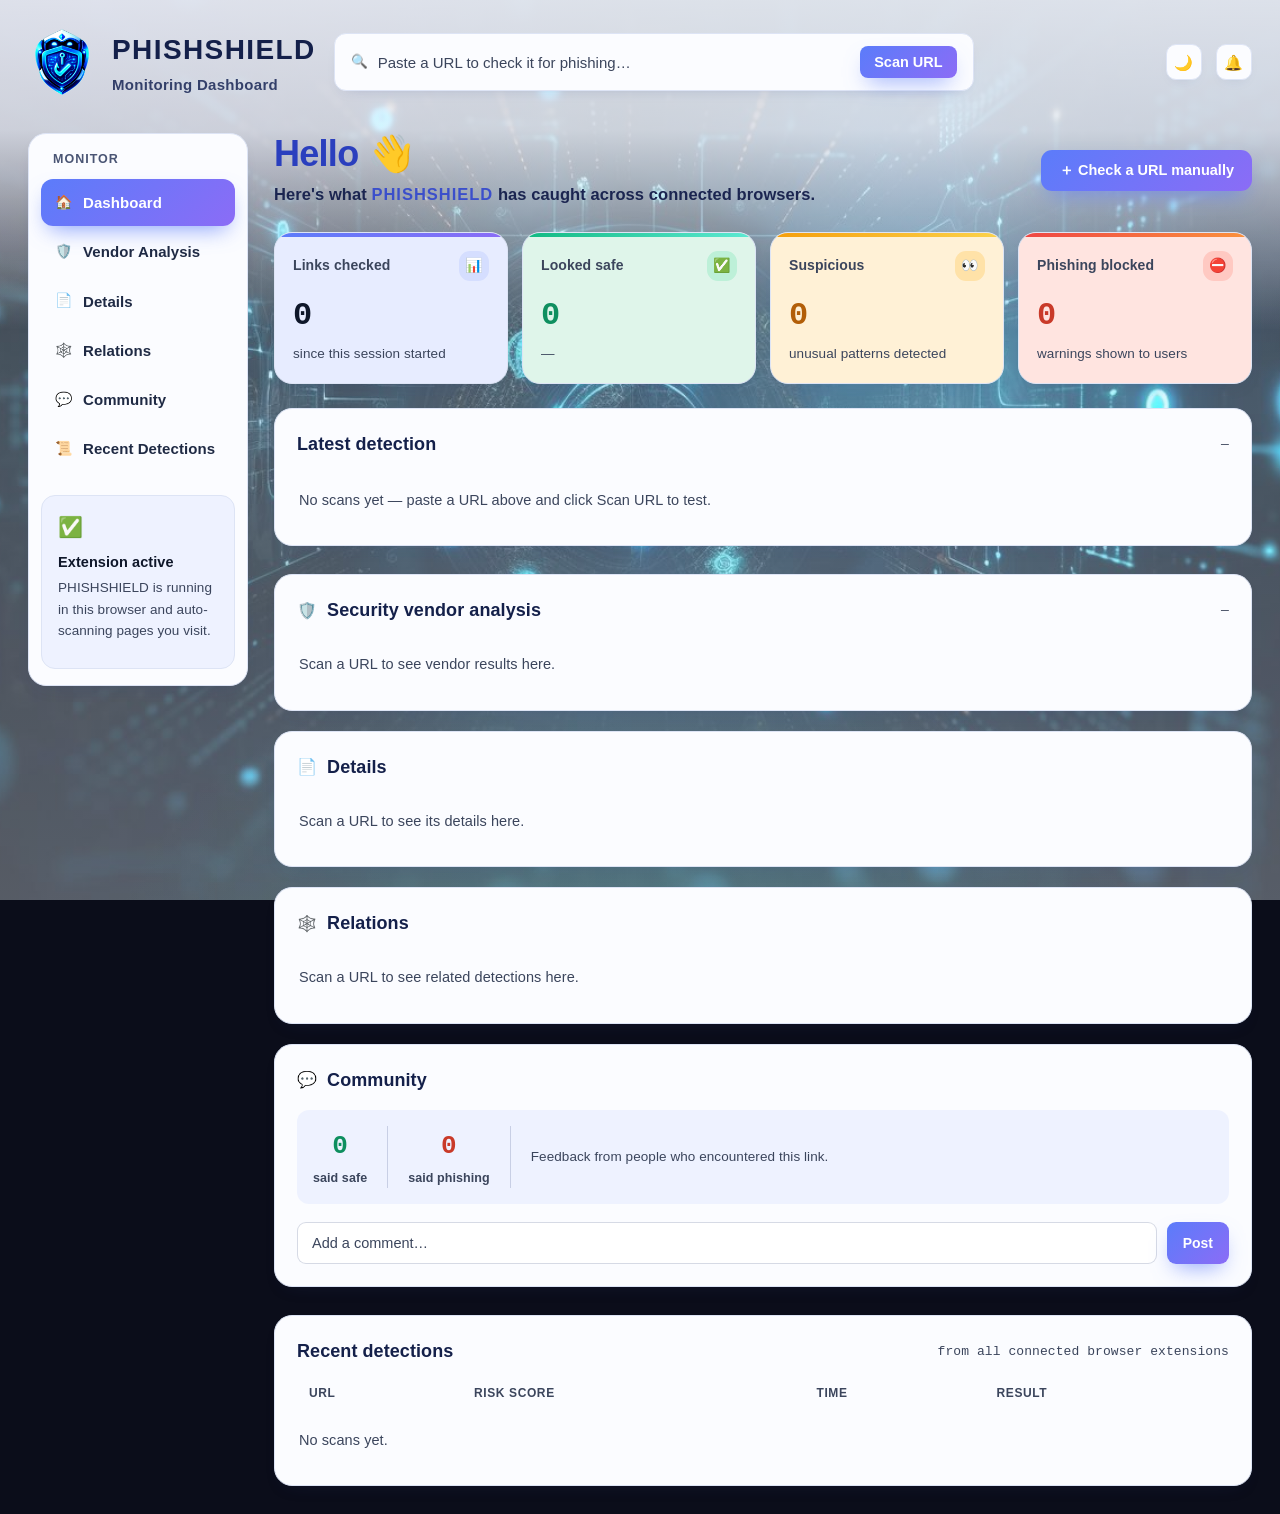
<file: public/index.html>
<!DOCTYPE html>
<html lang="en">
<head>
<meta charset="UTF-8">
<meta name="viewport" content="width=device-width, initial-scale=1">
<title>PhishShield — Monitoring Dashboard</title>
<link rel="icon" type="image/png" href="icons/icon48.png">
<style>
  :root{
    --bg: #F7F8FB;
    --panel: #FFFFFF;
    --panel-soft: #F1F3F8;
    --line: #E6E9F0;
    --text: #23262E;
    --text-dim: #8A90A0;
    --safe: #1FAE7A;
    --safe-bg: #E7F9F1;
    --warn: #E08A1E;
    --warn-bg: #FDF2E0;
    --danger: #E0503E;
    --danger-bg: #FCEAE7;
    --accent: #4C6FE0;
    --accent-bg: #EAEFFD;
    --sans: 'Inter', -apple-system, 'Segoe UI', sans-serif;
    --mono: 'JetBrains Mono', 'SF Mono', Consolas, monospace;
    --shadow: 0 1px 2px rgba(30,34,50,0.04), 0 8px 24px -12px rgba(30,34,50,0.10);
  }
  body.dark{
    --bg: #12131A;
    --panel: #1B1D27;
    --panel-soft: #23252F;
    --line: #2C2F3B;
    --text: #ECEDF3;
    --text-dim: #8B90A3;
    --safe: #3ECF8E;
    --safe-bg: #103826;
    --warn: #F2A93C;
    --warn-bg: #3A2A0E;
    --danger: #FF6B7A;
    --danger-bg: #3A151C;
    --accent: #7C8CF8;
    --accent-bg: #232A4D;
    --shadow: 0 1px 2px rgba(0,0,0,0.2), 0 8px 24px -12px rgba(0,0,0,0.5);
  }
  *{box-sizing:border-box; margin:0; padding:0;}
  body{
    background: var(--bg);
    color: var(--text);
    font-family: var(--sans);
    min-height:100vh;
    padding: 28px;
    -webkit-font-smoothing: antialiased;
    transition: background .2s ease, color .2s ease;
  }
  a{color:inherit;}

  .topbar{
    display:grid;
    grid-template-columns: 1fr minmax(0, 640px) 1fr;
    align-items:center;
    gap:18px;
    margin-bottom:36px;
  }
  .topbar .logo{ justify-self:start; }
  .logo{ display:flex; align-items:center; gap:10px; font-weight:800; font-size:16px; letter-spacing:-0.01em; white-space:nowrap; }

  /* Logo mark: shows your logo.png at full size, no gradient box behind it */
  .logo .mark{
    width:44px; height:44px; border-radius:10px;
    background:none;
    box-shadow:none;
    display:flex; align-items:center; justify-content:center;
    overflow:hidden;
    flex-shrink:0;
  }
  .logo .mark img{
    width:100%; height:100%;
    object-fit:contain;
    padding:0;
    display:block;
  }
  .logo .sub{ font-size:10.5px; font-weight:600; color:var(--text-dim); margin-top:-2px; }

  .search{
    width:100%; display:flex; align-items:center; gap:10px;
    background: var(--panel); border:1.5px solid var(--line); border-radius:12px;
    padding:12px 16px; font-size:13.5px; color: var(--text-dim); box-shadow: var(--shadow);
  }
  .search:focus-within{ border-color: var(--accent); }
  .search input{ flex:1; background:none; border:none; outline:none; color: var(--text); font-size:13.5px; font-family: var(--sans); }
  .search input::placeholder{ color: var(--text-dim); }
  .search button{
    background: var(--accent); color:#fff; border:none; border-radius:8px;
    padding:8px 14px; font-size:12.5px; font-weight:700; cursor:pointer;
  }
  .search button:disabled{ opacity:.6; cursor:default; }
  .topbar-right{ display:flex; align-items:center; gap:14px; justify-self:end; }
  .icon-btn{
    width:36px; height:36px; border-radius:10px; background:var(--panel); border:1.5px solid var(--line);
    display:flex; align-items:center; justify-content:center; font-size:15px; cursor:pointer; box-shadow: var(--shadow);
  }
  .avatar{
    width:36px; height:36px; border-radius:50%; background: linear-gradient(135deg,#6C8CF5,#4C6FE0);
    display:flex; align-items:center; justify-content:center; font-family:var(--mono); font-size:11px; font-weight:700; color:#fff;
  }

  .notif-wrap{ position:relative; }
  #notif-bell{ position:relative; }
  .notif-badge{
    position:absolute; top:-4px; right:-4px; min-width:16px; height:16px; padding:0 4px;
    border-radius:8px; background:var(--danger); color:#fff; font-size:9.5px; font-weight:800;
    display:flex; align-items:center; justify-content:center; line-height:1; box-shadow:0 0 0 2px var(--panel);
  }
  .notif-dropdown{
    display:none; position:absolute; top:44px; right:0; width:300px; max-height:380px; overflow-y:auto;
    background:var(--panel); border:1px solid var(--line); border-radius:14px; box-shadow:var(--shadow);
    z-index:50; padding:8px;
  }
  .notif-dropdown.open{ display:block; }
  .notif-hd{ font-size:10.5px; font-weight:800; color:var(--text-dim); text-transform:uppercase; letter-spacing:.05em; padding:6px 8px 10px 8px; }
  .notif-item{ display:flex; gap:10px; align-items:flex-start; padding:8px; border-radius:10px; cursor:pointer; }
  .notif-item:hover{ background:var(--panel-soft); }
  .notif-dot{ width:8px; height:8px; border-radius:50%; margin-top:5px; flex-shrink:0; }
  .notif-dot.safe{ background:var(--safe); }
  .notif-dot.warn{ background:var(--warn); }
  .notif-dot.danger{ background:var(--danger); }
  .notif-body{ min-width:0; }
  .notif-url{ font-family:var(--mono); font-size:11.5px; word-break:break-all; color:var(--text); }
  .notif-meta{ font-size:10.5px; color:var(--text-dim); margin-top:2px; }

  .layout{ display:grid; grid-template-columns: 220px 1fr; gap:26px; }

  .nav{ display:flex; flex-direction:column; gap:2px; }
  .nav-label{ font-size:10.5px; text-transform:uppercase; letter-spacing:0.09em; color: var(--text-dim); margin: 16px 0 8px 12px; font-weight:700; }
  .nav-label:first-child{ margin-top:0; }
  .nav-item{ display:flex; align-items:center; gap:10px; padding:10px 12px; border-radius:10px; font-size:13.5px; font-weight:500; color: var(--text-dim); cursor:pointer; }
  .nav-item .ic{ font-size:14px; width:18px; text-align:center; }
  .nav-item.active{ background: var(--accent-bg); color: var(--accent); font-weight:700; }
  .nav-item:hover:not(.active){ background: var(--panel-soft); color: var(--text); }

  .helper-card{
    margin-top:20px; padding:16px; border-radius:14px;
    background: linear-gradient(160deg, var(--accent-bg), var(--panel-soft)); border:1px solid var(--line);
  }
  .helper-card .emoji{ font-size:20px; margin-bottom:8px; }
  .helper-card .t{ font-size:12.5px; font-weight:700; margin-bottom:4px; color: var(--text); }
  .helper-card .d{ font-size:11.5px; color:var(--text-dim); line-height:1.5; margin-bottom:10px; }
  .helper-card button{ width:100%; padding:8px; border-radius:8px; border:none; background: var(--accent); color:#fff; font-size:12px; font-weight:600; cursor:pointer; }

  .main{ display:flex; flex-direction:column; gap:28px; }
  #dashboard-top{ display:flex; flex-direction:column; gap:24px; }

  .welcome{ display:flex; align-items:center; justify-content:space-between; gap:16px; }
  .welcome h1{ font-size:20px; font-weight:800; letter-spacing:-0.01em; }
  .welcome p{ font-size:13px; color:var(--text-dim); margin-top:3px; }
  .cta-btn{
    padding:11px 18px; border-radius:11px; border:none; background: var(--accent); color:#fff;
    font-size:13.5px; font-weight:700; cursor:pointer; box-shadow: 0 6px 16px -6px rgba(76,111,224,0.6);
  }

  .stat-row{ display:grid; grid-template-columns: repeat(4, 1fr); gap:14px; }
  .stat{ background: var(--panel); border:1px solid var(--line); border-radius:14px; padding:18px; box-shadow: var(--shadow); }
  .stat .top-row{ display:flex; align-items:center; justify-content:space-between; margin-bottom:10px; }
  .stat .lbl{ font-size:12px; color:var(--text-dim); font-weight:600; }
  .stat .badge{ width:30px; height:30px; border-radius:9px; display:flex; align-items:center; justify-content:center; font-size:14px; }
  .stat.total .badge{ background: var(--accent-bg); }
  .stat.safe .badge{ background: var(--safe-bg); }
  .stat.warn .badge{ background: var(--warn-bg); }
  .stat.danger .badge{ background: var(--danger-bg); }
  .stat .val{ font-family:var(--mono); font-size:25px; font-weight:800; }
  .stat.safe .val{ color: var(--safe); }
  .stat.warn .val{ color: var(--warn); }
  .stat.danger .val{ color: var(--danger); }
  .stat .sub{ font-size:11.5px; color:var(--text-dim); margin-top:4px; }

  .panel{ background: var(--panel); border:1px solid var(--line); border-radius:16px; padding:22px; box-shadow: var(--shadow); scroll-margin-top: 20px; }
  .panel-hd{ display:flex; align-items:center; justify-content:space-between; margin-bottom:18px; }
  .panel-hd h2{ font-size:15px; font-weight:800; }
  .panel-hd .meta{ font-size:11.5px; color:var(--text-dim); font-family:var(--mono); }

  .empty-state{ font-size:12.5px; color: var(--text-dim); padding: 10px 2px; }

  .report-grid{ display:grid; grid-template-columns: 190px 1fr; gap:26px; }
  .ring-wrap{ display:flex; flex-direction:column; align-items:center; gap:12px; }
  .ring{ position:relative; width:148px; height:148px; }
  .ring svg{ transform: rotate(-90deg); }
  .ring-txt{ position:absolute; inset:0; display:flex; flex-direction:column; align-items:center; justify-content:center; }
  .ring-txt .n{ font-family:var(--mono); font-size:23px; font-weight:800; }
  .ring-txt .d{ font-size:10px; color:var(--text-dim); margin-top:2px; text-align:center; }
  .verdict{ font-size:12px; font-weight:700; padding:6px 14px; border-radius:20px; }
  .verdict-unverified{ display:inline-block; margin-top:8px; font-size:11px; font-weight:700; padding:5px 12px; border-radius:20px; background:#FDF2E0; color:#E08A1E; border:1px solid #F3D9A6; }

  .url-meta{ display:flex; flex-direction:column; gap:12px; }
  .url-meta .name{ font-family:var(--mono); font-size:13.5px; font-weight:700; word-break:break-all; background:var(--panel-soft); padding:10px 14px; border-radius:10px; }
  .ai-box{
    font-size:12.5px; color: var(--text); background: var(--accent-bg); border-radius:10px; padding:12px 14px; line-height:1.55;
    border-left:3px solid var(--accent);
  }
  .ai-box .ai-tag{ font-size:10px; font-weight:800; color:var(--accent); text-transform:uppercase; letter-spacing:.05em; margin-bottom:5px; display:block; }

  .kv-grid{ display:grid; grid-template-columns: 1fr 1fr; gap:10px 24px; margin-top:2px; }
  .kv{ display:flex; flex-direction:column; gap:3px; }
  .kv .k{ font-size:10.5px; color:var(--text-dim); text-transform:uppercase; letter-spacing:.04em; font-weight:600; }
  .kv .v{ font-family:var(--mono); font-size:12.5px; color:var(--text); word-break:break-all; }

  .tags{ display:flex; gap:6px; flex-wrap:wrap; }
  .tag{ font-size:10.5px; font-weight:600; padding:4px 10px; border-radius:7px; background: var(--panel-soft); color:var(--text-dim); }
  .tag.flag{ background: var(--danger-bg); color: var(--danger); }

  .section-list{ display:flex; flex-direction:column; gap:20px; }
  .section-block{ background: var(--panel); border:1px solid var(--line); border-radius:16px; padding:22px; box-shadow: var(--shadow); scroll-margin-top: 20px; }
  .page-hidden{ display:none !important; }
  .section-block-hd{ display:flex; align-items:center; gap:10px; margin-bottom:16px; }
  .section-block-hd .ic{ font-size:16px; }
  .section-block-hd h2{ font-size:15px; font-weight:800; }
  .section-block-hd .meta{ font-size:11.5px; color:var(--text-dim); font-family:var(--mono); margin-left:auto; }

  .engine-grid{ display:grid; grid-template-columns: repeat(3, 1fr); gap:10px; }
  .engine{ background: var(--panel-soft); border-radius:11px; padding:12px 14px; display:flex; align-items:center; justify-content:space-between; gap:8px; }
  .engine .ename{ font-size:12.5px; font-weight:600; color: var(--text); }
  .engine .estatus{ font-family:var(--mono); font-size:10.5px; font-weight:600; }
  .engine.clean{ background: var(--safe-bg); }
  .engine.clean .estatus{ color: var(--safe); }
  .engine.flagged{ background: var(--danger-bg); }
  .engine.flagged .estatus{ color: var(--danger); }
  .engine.unrated .estatus{ color: var(--text-dim); }

  .community-summary{ display:flex; align-items:center; gap:20px; padding:16px; background: var(--panel-soft); border-radius:12px; margin-bottom:18px; }
  .vote-box{ text-align:center; }
  .vote-box .n{ font-family:var(--mono); font-size:22px; font-weight:800; }
  .vote-box.up .n{ color: var(--safe); }
  .vote-box.down .n{ color: var(--danger); }
  .vote-box .l{ font-size:10.5px; color:var(--text-dim); font-weight:600; margin-top:2px; }
  .vote-divider{ width:1px; align-self:stretch; background:var(--line); }
  .community-note{ font-size:12px; color:var(--text-dim); line-height:1.5; }
  .comment{ display:flex; gap:12px; padding:14px 0; border-bottom:1px solid var(--line); }
  .comment:last-child{ border-bottom:none; padding-bottom:0; }
  .comment .cav{ width:32px; height:32px; border-radius:50%; flex-shrink:0; display:flex; align-items:center; justify-content:center; font-family:var(--mono); font-size:10.5px; font-weight:700; color:#fff; }
  .comment .body{ flex:1; }
  .comment .hd{ display:flex; align-items:center; gap:8px; margin-bottom:4px; }
  .comment .who{ font-size:12.5px; font-weight:700; }
  .comment .when{ font-size:11px; color:var(--text-dim); }
  .comment .txt{ font-size:12.5px; color:var(--text); line-height:1.5; }
  .comment-form{ display:flex; gap:10px; margin-top:16px; }
  .comment-form input{ flex:1; padding:10px 14px; border-radius:9px; border:1.5px solid var(--line); font-size:12.5px; font-family:var(--sans); outline:none; }
  .comment-form input:focus{ border-color: var(--accent); }
  .comment-form button{ background: var(--accent); color:#fff; border:none; border-radius:9px; padding:0 16px; font-size:12.5px; font-weight:700; cursor:pointer; }

  .details-grid{ display:grid; grid-template-columns: 1fr 1fr; gap:14px 32px; }
  .detail-row{ display:flex; justify-content:space-between; gap:16px; padding:11px 0; border-bottom:1px solid var(--line); }
  .detail-row .k{ font-size:12.5px; color:var(--text-dim); font-weight:600; }
  .detail-row .v{ font-size:12.5px; font-family:var(--mono); text-align:right; word-break:break-all; }
  .section-sub{ font-size:12.5px; font-weight:800; color:var(--text); margin:20px 0 10px; }
  .section-sub:first-child{ margin-top:0; }

  .relation-group{ margin-bottom:18px; }
  .relation-group:last-child{ margin-bottom:0; }
  .relation-hd{ display:flex; align-items:center; justify-content:space-between; margin-bottom:10px; }
  .relation-hd .t{ font-size:12.5px; font-weight:700; }
  .relation-hd .c{ font-size:11px; color:var(--text-dim); background:var(--panel-soft); padding:2px 9px; border-radius:20px; font-weight:600; }
  .rel-item{ display:flex; align-items:center; justify-content:space-between; padding:11px 14px; background: var(--panel-soft); border-radius:10px; margin-bottom:6px; }
  .rel-item .left{ display:flex; align-items:center; gap:10px; font-size:12px; font-family:var(--mono); }
  .rel-item .ic{ font-size:14px; }
  .rel-item .badge{ font-size:10.5px; font-weight:700; padding:3px 9px; border-radius:20px; }

  table{ width:100%; border-collapse: collapse; }
  th{ text-align:left; font-size:10.5px; text-transform:uppercase; letter-spacing:.05em; color:var(--text-dim); font-weight:700; padding:0 12px 12px 12px; }
  td{ padding:13px 12px; font-size:12.5px; vertical-align:middle; }
  tbody tr:hover{ background: var(--panel-soft); cursor:pointer; }
  td.mono{ font-family:var(--mono); color:var(--text-dim); font-size:11px; }
  .pill{ display:inline-flex; align-items:center; gap:6px; font-family:var(--mono); font-size:11px; font-weight:700; padding:4px 10px; border-radius:20px; }
  .pill .icn{ width:6px; height:6px; border-radius:50%; }
  .pill.safe{ background: var(--safe-bg); color:var(--safe); }
  .pill.safe .icn{ background:var(--safe); }
  .pill.warn{ background: var(--warn-bg); color:var(--warn); }
  .pill.warn .icn{ background:var(--warn); }
  .pill.danger{ background: var(--danger-bg); color:var(--danger); }
  .pill.danger .icn{ background:var(--danger); }
  tbody tr.selected{ background: var(--accent-bg); }

  .empty-tip{ display:flex; align-items:center; gap:10px; font-size:12px; color: var(--text-dim); background: var(--panel-soft); border-radius:10px; padding:12px 14px; margin-top:14px; }

  @media (max-width: 880px){
    .topbar{ grid-template-columns: 1fr auto; }
    .topbar .search{ grid-column: 1 / -1; grid-row: 2; }
    .layout{ grid-template-columns: 1fr; }
    .nav{ flex-direction:row; overflow-x:auto; }
    .helper-card{ display:none; }
    .report-grid, .details-grid{ grid-template-columns: 1fr; }
    .engine-grid{ grid-template-columns: 1fr 1fr; }
    .stat-row{ grid-template-columns: 1fr 1fr; }
    .welcome{ flex-direction:column; align-items:flex-start; gap:12px; }
  }

  /* ===== Wallpaper + light / dark glass theme ===== */
  html{ background:#0b0d1a; }

  /* LIGHT theme values */
  :root{
    --on-bg:#1B2233;  --on-bg-dim:#56607A;
    --veil-top:rgba(244,247,255,0.55);  --veil-bot:rgba(226,234,252,0.85);
    --glass:rgba(255,255,255,0.58);     --glass-line:rgba(255,255,255,0.80);
    --glass-shadow:0 12px 32px -16px rgba(30,50,110,0.40);
    --dropdown:rgba(255,255,255,0.95);
    --line:rgba(60,80,140,0.15);
    --panel-soft:rgba(76,111,224,0.07);
    --safe-bg:rgba(31,174,122,0.14);  --warn-bg:rgba(224,138,30,0.15);
    --danger-bg:rgba(224,80,62,0.13); --accent-bg:rgba(76,111,224,0.13);
    --nav-hover:rgba(76,111,224,0.10);
    --nav-active-bg:rgba(76,111,224,0.16); --nav-active:#3555C8;
  }
  /* DARK theme values */
  body.dark{
    --on-bg:#F2F3FA;  --on-bg-dim:#B7BCD2;
    --veil-top:rgba(5,9,20,0.30);  --veil-bot:rgba(5,9,20,0.72);
    --glass:rgba(14,19,34,0.55);   --glass-line:rgba(255,255,255,0.14);
    --glass-shadow:0 14px 34px -14px rgba(0,0,0,0.65);
    --dropdown:rgba(18,22,38,0.96);
    --line:rgba(255,255,255,0.13);
    --panel-soft:rgba(255,255,255,0.06);
    --safe-bg:rgba(62,207,142,0.16);  --warn-bg:rgba(242,169,60,0.16);
    --danger-bg:rgba(255,107,122,0.16); --accent-bg:rgba(124,140,248,0.20);
    --nav-hover:rgba(255,255,255,0.08);
    --nav-active-bg:rgba(124,140,248,0.22); --nav-active:#ffffff;
  }

  /* The wallpaper: body itself must be transparent or it hides the image */
  body{ background:transparent; }
  body::before{
    content:""; position:fixed; inset:0; z-index:-1;
    background:
      linear-gradient(180deg, var(--veil-top) 0%, var(--veil-bot) 100%),
      url('icons/bgg_db.jpg') center / cover no-repeat;
    transition:background .3s ease;
  }

  /* Text that sits directly on the wallpaper */
  .logo, .welcome h1{ color:var(--on-bg); }
  .logo .sub, .welcome p, .nav-label, .nav-item{ color:var(--on-bg-dim); }
  .nav-item:hover:not(.active){ background:var(--nav-hover); color:var(--on-bg); }
  .nav-item.active{
    background:var(--nav-active-bg); color:var(--nav-active);
    box-shadow:inset 0 0 0 1px var(--glass-line);
  }

  /* Frosted glass surfaces */
  .stat, .panel, .section-block, .search, .icon-btn, .helper-card{
    background:var(--glass);
    border:1px solid var(--glass-line);
    box-shadow:var(--glass-shadow), inset 0 1px 0 rgba(255,255,255,0.18);
    -webkit-backdrop-filter:blur(18px) saturate(150%);
    backdrop-filter:blur(18px) saturate(150%);
  }
  .stat, .panel, .section-block{ border-radius:18px; }
  .stat{ transition:transform .18s ease; }
  .stat:hover{ transform:translateY(-2px); }
  .helper-card{ margin-top:20px; }
  .notif-dropdown{
    background:var(--dropdown); border:1px solid var(--glass-line);
    -webkit-backdrop-filter:blur(18px); backdrop-filter:blur(18px);
  }

  /* Numbers */
  body.dark .stat.safe .val{ text-shadow:0 0 18px rgba(62,207,142,0.45); }
  body.dark .stat.warn .val{ text-shadow:0 0 18px rgba(242,169,60,0.40); }
  body.dark .stat.danger .val{ text-shadow:0 0 18px rgba(255,107,122,0.45); }

  /* Inputs and buttons */
  .search:focus-within{ border-color:var(--accent); box-shadow:0 0 0 4px var(--accent-bg), var(--glass-shadow); }
  .comment-form input{ background:var(--panel-soft); color:var(--text); border-color:var(--line); }
  .comment-form input::placeholder{ color:var(--text-dim); }
  .search button, .cta-btn, .comment-form button, .helper-card button{
    background:linear-gradient(135deg,#7C8CF8,#4C6FE0);
    box-shadow:0 6px 18px -6px rgba(76,111,224,0.7);
    transition:filter .15s ease, transform .15s ease;
  }
  .search button:hover, .cta-btn:hover, .comment-form button:hover, .helper-card button:hover{
    filter:brightness(1.08); transform:translateY(-1px);
  }
  *{ scrollbar-width:thin; scrollbar-color:var(--line) transparent; }

  @supports not ((backdrop-filter:blur(1px)) or (-webkit-backdrop-filter:blur(1px))){
    .stat, .panel, .section-block, .search, .icon-btn, .helper-card{ background:var(--dropdown); }
  }
  /* ===== Readability: clearer, bigger, higher-contrast text ===== */
  body{ font-size:15px; line-height:1.55; letter-spacing:0.005em; }

  /* Stronger contrast for secondary text */
  :root{
    --text:#141A2A;  --text-dim:#465066;
    --on-bg:#111827; --on-bg-dim:#3A4560;
    --glass:rgba(255,255,255,0.74);
  }
  body.dark{
    --text:#F5F7FC;  --text-dim:#C3C9DC;
    --on-bg:#FFFFFF; --on-bg-dim:#D5DAEA;
    --glass:rgba(11,16,30,0.70);
  }
  body.dark .logo, body.dark .welcome h1, body.dark .welcome p,
  body.dark .nav-label, body.dark .nav-item{ text-shadow:0 1px 8px rgba(0,0,0,0.65); }

  /* Header and sidebar */
  .logo{ font-size:18px; }
  .logo .sub{ font-size:12.5px; font-weight:600; }
  .nav-label{ font-size:12.5px; letter-spacing:0.08em; }
  .nav-item{ font-size:15px; font-weight:600; padding:12px 14px; }
  .nav-item.active{ font-weight:800; }
  .search input{ font-size:15px; }
  .search button, .cta-btn{ font-size:14.5px; }
  .helper-card .t{ font-size:14.5px; }
  .helper-card .d{ font-size:13.5px; line-height:1.6; }

  /* Greeting */
  .welcome h1{ font-size:28px; }
  .welcome p{ font-size:15.5px; }

  /* Stat cards */
  .stat .lbl{ font-size:14px; font-weight:700; }
  .stat .val{ font-size:32px; }
  .stat .sub{ font-size:13.5px; }

  /* Panels and sections */
  .panel-hd h2, .section-block-hd h2{ font-size:18px; }
  .panel-hd .meta, .section-block-hd .meta{ font-size:13px; }
  .empty-state{ font-size:14.5px; padding:12px 2px; }
  .empty-tip{ font-size:13.5px; }

  /* Report / details */
  .verdict{ font-size:14px; }
  .url-meta .name{ font-size:15px; }
  .ai-box{ font-size:14.5px; line-height:1.65; }
  .ai-box .ai-tag{ font-size:12px; }
  .kv .k{ font-size:12px; }
  .kv .v{ font-size:14px; }
  .tag{ font-size:12.5px; padding:5px 11px; }
  .detail-row .k, .detail-row .v{ font-size:14px; }
  .section-sub{ font-size:14.5px; }
  .relation-hd .t{ font-size:14.5px; }
  .relation-hd .c{ font-size:12.5px; }
  .rel-item .left{ font-size:13.5px; }
  .rel-item .badge{ font-size:12px; }

  /* Vendors */
  .engine .ename{ font-size:14px; }
  .engine .estatus{ font-size:12.5px; }

  /* Community */
  .vote-box .n{ font-size:26px; }
  .vote-box .l{ font-size:12.5px; }
  .community-note{ font-size:13.5px; }
  .comment .who{ font-size:14px; }
  .comment .when{ font-size:12.5px; }
  .comment .txt{ font-size:14.5px; line-height:1.6; }
  .comment-form input{ font-size:14.5px; padding:12px 14px; }
  .comment-form button{ font-size:14px; }

  /* Table */
  th{ font-size:12px; padding-bottom:14px; }
  td{ font-size:14px; padding:15px 12px; }
  td.mono{ font-size:13px; }
  .pill{ font-size:12.5px; padding:5px 12px; }

  /* Notifications */
  .notif-hd{ font-size:12px; }
  .notif-url{ font-size:13px; }
  .notif-meta{ font-size:12px; }

  /* Keyboard focus is clearly visible */
  button:focus-visible, input:focus-visible, .nav-item:focus-visible, .icon-btn:focus-visible{
    outline:3px solid var(--accent); outline-offset:2px;
  }

  /* ===== Light theme: clear, high-contrast, easy to read ===== */
  body:not(.dark){
    --veil-top:rgba(246,249,255,0.72);  --veil-bot:rgba(232,238,250,0.90);
    --glass:rgba(255,255,255,0.94);     --glass-line:rgba(30,50,110,0.14);
    --glass-shadow:0 6px 20px -8px rgba(30,50,110,0.28);
    --line:rgba(30,50,110,0.18);
    --text:#0F172A;   --text-dim:#3B455C;
    --on-bg:#0F172A;  --on-bg-dim:#2B3550;
    --panel-soft:#EDF1FB;
    --accent:#3556D6;  --accent-bg:#E3EAFE;
    --safe:#0E8F5F;    --safe-bg:#DDF5EB;
    --warn:#B25E08;    --warn-bg:#FCEBD0;
    --danger:#C93A29;  --danger-bg:#FBE1DC;
  }

  /* Sidebar becomes its own solid card so links are easy to read */
  body:not(.dark) .nav{
    align-self:start;
    background:var(--glass);
    border:1px solid var(--glass-line);
    border-radius:18px;
    padding:16px 12px;
    box-shadow:var(--glass-shadow);
  }
  body:not(.dark) .nav-label{ color:#4A5574; }
  body:not(.dark) .nav-item{ color:#1F2A44; }
  body:not(.dark) .nav-item:hover:not(.active){ background:#E9EEFC; color:#0F172A; }
  body:not(.dark) .nav-item.active{
    background:#3556D6; color:#FFFFFF; box-shadow:0 6px 14px -6px rgba(53,86,214,0.7);
  }
  body:not(.dark) .helper-card{
    background:var(--panel-soft); box-shadow:none;
    -webkit-backdrop-filter:none; backdrop-filter:none;
  }
  .nav-item .ic{ opacity:1; }

  /* Header text on the wallpaper */
  body:not(.dark) .logo, body:not(.dark) .welcome h1{ color:#0F172A; text-shadow:none; }
  body:not(.dark) .logo .sub, body:not(.dark) .welcome p{ color:#2B3550; text-shadow:none; }

  /* Cards, buttons, badges */
  body:not(.dark) .stat, body:not(.dark) .panel, body:not(.dark) .section-block{
    -webkit-backdrop-filter:blur(8px); backdrop-filter:blur(8px);
  }
  body:not(.dark) .search, body:not(.dark) .icon-btn{ background:#FFFFFF; border-color:var(--glass-line); }
  body:not(.dark) .search button, body:not(.dark) .cta-btn,
  body:not(.dark) .comment-form button, body:not(.dark) .helper-card button{
    background:#3556D6; color:#FFFFFF; box-shadow:0 6px 14px -6px rgba(53,86,214,0.6);
  }
  body:not(.dark) .stat .badge{ box-shadow:inset 0 0 0 1px var(--line); }
  body:not(.dark) .notif-badge{ box-shadow:0 0 0 2px #FFFFFF; }
  body:not(.dark) .comment-form input{ background:#FFFFFF; border-color:var(--line); }
  body:not(.dark) tbody tr:hover{ background:var(--panel-soft); }

  /* ===== Dark theme: lighter, brighter, easier to see ===== */
  body.dark{
    --veil-top:rgba(8,20,44,0.10);   --veil-bot:rgba(6,14,32,0.50);
    --glass:rgba(34,54,100,0.52);    --glass-line:rgba(150,190,255,0.30);
    --glass-shadow:0 12px 30px -12px rgba(0,10,40,0.60), 0 0 0 1px rgba(90,150,255,0.06);
    --line:rgba(150,190,255,0.22);
    --panel-soft:rgba(140,180,255,0.12);
    --dropdown:rgba(22,36,72,0.97);
    --accent:#8FA3FF;
    --safe:#4FE3A6;  --warn:#FFC061;  --danger:#FF8592;
  }
  body.dark .stat, body.dark .panel, body.dark .section-block,
  body.dark .search, body.dark .icon-btn, body.dark .helper-card{
    background:linear-gradient(160deg, rgba(58,86,150,0.58), rgba(26,42,86,0.50));
    -webkit-backdrop-filter:blur(12px) saturate(150%);
    backdrop-filter:blur(12px) saturate(150%);
  }
  body.dark .helper-card{ box-shadow:none; }

  /* Sidebar as a visible glass card */
  body.dark .nav{
    align-self:start;
    background:linear-gradient(160deg, rgba(58,86,150,0.50), rgba(26,42,86,0.44));
    border:1px solid var(--glass-line);
    border-radius:18px;
    padding:16px 12px;
    box-shadow:var(--glass-shadow);
    -webkit-backdrop-filter:blur(12px); backdrop-filter:blur(12px);
  }
  body.dark .nav-item.active{
    background:linear-gradient(135deg,#6F82F5,#4C6FE0); color:#fff;
    box-shadow:0 6px 16px -6px rgba(76,111,224,0.8);
  }
  body.dark .nav-item:hover:not(.active){ background:rgba(150,190,255,0.16); color:#fff; }
  body.dark .helper-card{ background:rgba(140,180,255,0.12); }

  /* Buttons and inputs pop more */
  body.dark .search:focus-within{ border-color:#8FA3FF; box-shadow:0 0 0 4px rgba(143,163,255,0.25); }
  body.dark .comment-form input{ background:rgba(10,20,50,0.35); border-color:var(--line); }
  body.dark tbody tr:hover{ background:rgba(140,180,255,0.14); }

  /* ===== Light theme: soft aurora glass (pretty version) ===== */
  body:not(.dark)::before{
    background:
      radial-gradient(900px 500px at 8% 0%,   rgba(139,108,246,0.30), transparent 60%),
      radial-gradient(800px 500px at 100% 10%, rgba(76,141,255,0.30), transparent 60%),
      radial-gradient(900px 600px at 50% 110%, rgba(45,212,191,0.22), transparent 60%),
      linear-gradient(180deg, rgba(240,246,255,0.50) 0%, rgba(228,236,252,0.70) 100%),
      url('icons/bgg_db.jpg') center / cover no-repeat;
  }

  /* Glass cards with a soft blue tint and coloured shadow */
  body:not(.dark) .stat, body:not(.dark) .panel, body:not(.dark) .section-block{
    background:linear-gradient(160deg, rgba(255,255,255,0.90), rgba(236,243,255,0.74));
    border:1px solid rgba(255,255,255,0.95);
    box-shadow:0 18px 40px -18px rgba(60,90,200,0.38), 0 2px 6px rgba(60,90,200,0.06);
    -webkit-backdrop-filter:blur(16px) saturate(160%);
    backdrop-filter:blur(16px) saturate(160%);
  }
  body:not(.dark) .stat{ overflow:hidden; position:relative; }
  body:not(.dark) .stat::after{
    content:""; position:absolute; left:0; right:0; top:0; height:4px;
    background:linear-gradient(90deg, #5B7CFA, #8B6CF6);
  }
  body:not(.dark) .stat.safe::after{   background:linear-gradient(90deg, #10B981, #5EEAD4); }
  body:not(.dark) .stat.warn::after{   background:linear-gradient(90deg, #F59E0B, #FCD34D); }
  body:not(.dark) .stat.danger::after{ background:linear-gradient(90deg, #EF4444, #FB923C); }
  body:not(.dark) .stat:hover{
    transform:translateY(-3px);
    box-shadow:0 24px 44px -18px rgba(60,90,200,0.48), 0 2px 6px rgba(60,90,200,0.08);
  }
  body:not(.dark) .stat .badge{ box-shadow:none; border-radius:11px; }

  /* Sidebar */
  body:not(.dark) .nav{
    background:linear-gradient(170deg, rgba(255,255,255,0.92), rgba(232,240,255,0.78));
    border:1px solid rgba(255,255,255,0.95);
    box-shadow:0 18px 40px -18px rgba(60,90,200,0.38);
    -webkit-backdrop-filter:blur(16px); backdrop-filter:blur(16px);
  }
  body:not(.dark) .nav-item{ border-radius:12px; transition:background .15s ease, transform .15s ease; }
  body:not(.dark) .nav-item:hover:not(.active){ background:rgba(91,124,250,0.12); transform:translateX(2px); }
  body:not(.dark) .nav-item.active{
    background:linear-gradient(135deg,#5B7CFA,#8B6CF6);
    box-shadow:0 10px 22px -8px rgba(91,124,250,0.75);
  }
  body:not(.dark) .helper-card{
    background:linear-gradient(160deg, #E8EEFF, #F1EAFF);
    border:1px solid rgba(139,108,246,0.20);
  }

  /* Top bar */
  body:not(.dark) .search{
    background:rgba(255,255,255,0.92);
    border:1px solid rgba(255,255,255,1);
    box-shadow:0 14px 34px -16px rgba(60,90,200,0.45);
  }
  body:not(.dark) .search:focus-within{ box-shadow:0 0 0 4px rgba(91,124,250,0.22), 0 14px 34px -16px rgba(60,90,200,0.45); }
  body:not(.dark) .icon-btn{
    background:rgba(255,255,255,0.92); border:1px solid #fff;
    box-shadow:0 8px 20px -10px rgba(60,90,200,0.45);
  }

  /* Buttons */
  body:not(.dark) .search button, body:not(.dark) .cta-btn,
  body:not(.dark) .comment-form button, body:not(.dark) .helper-card button{
    background:linear-gradient(135deg,#5B7CFA,#8B6CF6);
    box-shadow:0 10px 22px -8px rgba(91,124,250,0.7);
  }

  /* Headings on the aurora background */
  body:not(.dark) .welcome h1{ color:#14204A; }
  body:not(.dark) .welcome p{ color:#34406A; }
  body:not(.dark) .logo{ color:#14204A; }
  body:not(.dark) .logo .sub{ color:#34406A; }

  /* Inner bits */
  body:not(.dark) .url-meta .name, body:not(.dark) .community-summary,
  body:not(.dark) .rel-item, body:not(.dark) .empty-tip{ background:rgba(91,124,250,0.08); }
  body:not(.dark) .ai-box{ background:linear-gradient(135deg, rgba(91,124,250,0.12), rgba(139,108,246,0.10)); }
  body:not(.dark) .notif-dropdown{ background:rgba(255,255,255,0.97); box-shadow:0 20px 44px -16px rgba(60,90,200,0.45); }

  /* ===== Coloured stat cards (light + dark) and brand name ===== */
  .stat{ position:relative; overflow:hidden; }
  .stat::after{
    content:""; position:absolute; left:0; right:0; top:0; height:4px;
    background:linear-gradient(90deg, #5B7CFA, #8B6CF6);
  }
  .stat.safe::after{   background:linear-gradient(90deg, #10B981, #5EEAD4); }
  .stat.warn::after{   background:linear-gradient(90deg, #F59E0B, #FCD34D); }
  .stat.danger::after{ background:linear-gradient(90deg, #EF4444, #FB923C); }
  .stat .badge{ border-radius:11px; }

  /* Dark: each card gets a soft glow of its own colour */
  body.dark .stat.total{  background:linear-gradient(160deg, rgba(110,130,255,0.30), rgba(26,42,86,0.52)); }
  body.dark .stat.safe{   background:linear-gradient(160deg, rgba(52,211,153,0.28),  rgba(26,42,86,0.52)); }
  body.dark .stat.warn{   background:linear-gradient(160deg, rgba(251,191,36,0.24),  rgba(26,42,86,0.52)); }
  body.dark .stat.danger{ background:linear-gradient(160deg, rgba(248,113,113,0.28), rgba(26,42,86,0.52)); }
  body.dark .stat.total  .badge{ background:rgba(143,163,255,0.28); }
  body.dark .stat.safe   .badge{ background:rgba(79,227,166,0.26); }
  body.dark .stat.warn   .badge{ background:rgba(255,192,97,0.26); }
  body.dark .stat.danger .badge{ background:rgba(255,133,146,0.26); }
  body.dark .stat:hover{ transform:translateY(-3px); border-color:rgba(190,215,255,0.5); }

  /* Light: tinted cards, more colour */
  body:not(.dark) .stat.total{  background:linear-gradient(160deg, rgba(255,255,255,0.92), rgba(214,224,255,0.80)); }
  body:not(.dark) .stat.safe{   background:linear-gradient(160deg, rgba(255,255,255,0.92), rgba(203,247,226,0.82)); }
  body:not(.dark) .stat.warn{   background:linear-gradient(160deg, rgba(255,255,255,0.92), rgba(255,236,196,0.85)); }
  body:not(.dark) .stat.danger{ background:linear-gradient(160deg, rgba(255,255,255,0.92), rgba(255,215,210,0.85)); }
  body:not(.dark) .stat.total  .badge{ background:#D5DEFF; }
  body:not(.dark) .stat.safe   .badge{ background:#BDF0D8; }
  body:not(.dark) .stat.warn   .badge{ background:#FFE2A8; }
  body:not(.dark) .stat.danger .badge{ background:#FFC9C2; }
  body:not(.dark) .section-block-hd h2, body:not(.dark) .panel-hd h2{ color:#14204A; }
  body:not(.dark) .section-block, body:not(.dark) .panel{
    background:linear-gradient(160deg, rgba(255,255,255,0.92), rgba(226,235,255,0.80));
  }

  /* Brand name */
  .logo{ font-size:20px; font-weight:800; letter-spacing:-0.01em; }
  .logo .sub{ letter-spacing:0.02em; }

  /* ===== "Check a URL manually" highlight ===== */
  .search.pulse{ animation:searchPulse 1.8s ease-out 1; }
  @keyframes searchPulse{
    0%   { box-shadow:0 0 0 0 rgba(124,140,248,0.75); transform:scale(1); }
    25%  { box-shadow:0 0 0 8px rgba(124,140,248,0.35); transform:scale(1.015); }
    100% { box-shadow:0 0 0 18px rgba(124,140,248,0); transform:scale(1); }
  }

  /* Brand name in capitals */
  .logo{ letter-spacing:0.04em; }
  .logo .sub{ letter-spacing:0.02em; font-weight:600; }

  /* Greeting: plain text (no box), white with a soft shadow so it reads on the wallpaper */
  body:not(.dark) .welcome h1, body.dark .welcome h1{
    color:#FFFFFF; font-size:36px; font-weight:900; letter-spacing:-0.02em; line-height:1.15;
    text-shadow:0 2px 14px rgba(15,23,60,0.65), 0 1px 3px rgba(15,23,60,0.55);
  }
  body:not(.dark) .welcome p, body.dark .welcome p{
    color:#FFFFFF; font-size:16.5px; font-weight:600; margin-top:8px;
    text-shadow:0 2px 12px rgba(15,23,60,0.70), 0 1px 3px rgba(15,23,60,0.55);
  }
  body:not(.dark) .welcome p::before{ display:none; }
  .welcome .brand-word{ font-weight:900; letter-spacing:0.06em; color:#FFFFFF; }

  /* Light theme: pale sky behind the greeting, coloured text on top (dark mode keeps white text) */
  body:not(.dark)::before{
    background:
      linear-gradient(180deg, rgba(243,247,255,0.96) 0px, rgba(243,247,255,0.90) 220px, rgba(243,247,255,0) 460px),
      radial-gradient(900px 500px at 8% 0%,   rgba(139,108,246,0.22), transparent 60%),
      radial-gradient(800px 500px at 100% 10%, rgba(76,141,255,0.22), transparent 60%),
      radial-gradient(900px 600px at 50% 110%, rgba(45,212,191,0.22), transparent 60%),
      linear-gradient(180deg, rgba(240,246,255,0.50) 0%, rgba(228,236,252,0.70) 100%),
      url('icons/bgg_db.jpg') center / cover no-repeat;
  }
  body:not(.dark) .welcome h1{
    color:#3B4FCB; text-shadow:none;
    background:linear-gradient(90deg, #2F45C4 0%, #6D4BEA 60%, #A855F7 100%);
    -webkit-background-clip:text; background-clip:text;
    -webkit-text-fill-color:transparent;
    display:inline-block;
  }
  body:not(.dark) .welcome p{ color:#1B2550; text-shadow:none; font-weight:600; }
  body:not(.dark) .welcome .brand-word{ color:#3B4FCB; }
  body:not(.dark) .logo{ color:#14204A; }
  body:not(.dark) .logo .sub{ color:#34406A; }

  /* Light theme v2: wallpaper clearly visible, text still readable */
  body:not(.dark)::before{
    background:
      linear-gradient(180deg, rgba(243,247,255,0.88) 0px, rgba(243,247,255,0.78) 130px, rgba(243,247,255,0) 330px),
      radial-gradient(900px 500px at 8% 0%,   rgba(139,108,246,0.18), transparent 60%),
      radial-gradient(800px 500px at 100% 10%, rgba(76,141,255,0.18), transparent 60%),
      radial-gradient(900px 600px at 50% 110%, rgba(45,212,191,0.20), transparent 60%),
      linear-gradient(180deg, rgba(238,245,255,0.22) 0%, rgba(214,228,252,0.40) 100%),
      url('icons/bgg_db.jpg') center / cover no-repeat;
  }
  /* Glass cards let the picture show through */
  body:not(.dark) .panel, body:not(.dark) .section-block{
    background:linear-gradient(160deg, rgba(255,255,255,0.74), rgba(226,236,255,0.58));
  }
  body:not(.dark) .stat.total{  background:linear-gradient(160deg, rgba(255,255,255,0.78), rgba(205,217,255,0.66)); }
  body:not(.dark) .stat.safe{   background:linear-gradient(160deg, rgba(255,255,255,0.78), rgba(190,244,220,0.66)); }
  body:not(.dark) .stat.warn{   background:linear-gradient(160deg, rgba(255,255,255,0.78), rgba(255,231,180,0.68)); }
  body:not(.dark) .stat.danger{ background:linear-gradient(160deg, rgba(255,255,255,0.78), rgba(255,208,202,0.68)); }
  body:not(.dark) .nav{
    background:linear-gradient(170deg, rgba(255,255,255,0.80), rgba(226,236,255,0.64));
  }
  /* Greeting: solid colour so the wave emoji keeps its own colours */
  body:not(.dark) .welcome h1{
    background:none; -webkit-background-clip:border-box; background-clip:border-box;
    -webkit-text-fill-color:currentColor; color:#2A3FBE;
  }

  /* ===== Matte cards: solid, flat, no glass shine ===== */
  body.dark .stat, body.dark .panel, body.dark .section-block, body.dark .nav,
  body.dark .search, body.dark .icon-btn, body.dark .helper-card,
  body:not(.dark) .stat, body:not(.dark) .panel, body:not(.dark) .section-block, body:not(.dark) .nav,
  body:not(.dark) .search, body:not(.dark) .icon-btn{
    -webkit-backdrop-filter:none; backdrop-filter:none;
  }

  /* Dark matte */
  body.dark .panel, body.dark .section-block, body.dark .nav{
    background:#15203D; border:1px solid rgba(255,255,255,0.07);
    box-shadow:0 10px 24px -14px rgba(0,0,0,0.65);
  }
  body.dark .search, body.dark .icon-btn{
    background:#15203D; border:1px solid rgba(255,255,255,0.09);
    box-shadow:0 8px 18px -12px rgba(0,0,0,0.6);
  }
  body.dark .helper-card{ background:#1C2A50; border:1px solid rgba(255,255,255,0.07); box-shadow:none; }
  body.dark .stat{ border:1px solid rgba(255,255,255,0.07); box-shadow:0 10px 24px -14px rgba(0,0,0,0.65); }
  body.dark .stat.total{  background:#1B2A57; }
  body.dark .stat.safe{   background:#133A3B; }
  body.dark .stat.warn{   background:#3B3320; }
  body.dark .stat.danger{ background:#3B2131; }
  body.dark .notif-dropdown{ background:#15203D; }

  /* Light matte */
  body:not(.dark) .panel, body:not(.dark) .section-block, body:not(.dark) .nav{
    background:#FBFCFF; border:1px solid #DDE4F5;
    box-shadow:0 8px 20px -14px rgba(40,60,130,0.35);
  }
  body:not(.dark) .search, body:not(.dark) .icon-btn{
    background:#FBFCFF; border:1px solid #DDE4F5;
    box-shadow:0 6px 16px -12px rgba(40,60,130,0.40);
  }
  body:not(.dark) .helper-card{ background:#EEF2FF; border:1px solid #DDE4F5; box-shadow:none; }
  body:not(.dark) .stat{ border:1px solid #DDE4F5; box-shadow:0 8px 20px -14px rgba(40,60,130,0.35); }
  body:not(.dark) .stat.total{  background:#E7ECFF; }
  body:not(.dark) .stat.safe{   background:#DFF5EA; }
  body:not(.dark) .stat.warn{   background:#FFF1D6; }
  body:not(.dark) .stat.danger{ background:#FFE4E0; }
  body:not(.dark) .notif-dropdown{ background:#FBFCFF; }

  /* Calmer hover: no big lift */
  body.dark .stat:hover, body:not(.dark) .stat:hover{ transform:translateY(-1px); }

  /* ===== Bigger logo ===== */
  .logo{ gap:16px; font-size:28px; letter-spacing:0.05em; }
  .logo .mark{ width:68px; height:68px; border-radius:14px; }
  .logo .sub{ font-size:15px; font-weight:600; letter-spacing:0.02em; margin-top:2px; }
  @media (max-width:880px){
    .logo{ font-size:22px; gap:12px; }
    .logo .mark{ width:52px; height:52px; }
    .logo .sub{ font-size:13px; }
  }

</style>
</head>
<body>

<div class="topbar">
  <div class="logo">
    <!-- Logo: uses icons/icon128.png -->
    <div class="mark"><img src="icons/icon128.png" alt="PhishShield logo"></div>
    <div>PHISHSHIELD<div class="sub">Monitoring Dashboard</div></div>
  </div>
  <div class="search">
    <span>🔍</span>
    <input id="url-input" placeholder="Paste a URL to check it for phishing…" />
    <button id="scan-btn">Scan URL</button>
  </div>
  <div class="topbar-right">
    <div class="icon-btn" id="themeToggle" title="Toggle dark mode">🌙</div>
    <div class="notif-wrap" id="notif-wrap">
      <div class="icon-btn" id="notif-bell" title="Recent threats">
        🔔
        <span class="notif-badge" id="notif-badge" style="display:none;">0</span>
      </div>
      <div class="notif-dropdown" id="notif-dropdown"></div>
    </div>
  </div>
</div>

<div class="layout">
  <div class="nav">
    <div class="nav-label">Monitor</div>
    <div class="nav-item active" data-target="dashboard-top"><span class="ic">🏠</span> Dashboard</div>
    <div class="nav-item" data-target="section-vendor"><span class="ic">🛡️</span> Vendor Analysis</div>
    <div class="nav-item" data-target="section-details"><span class="ic">📄</span> Details</div>
    <div class="nav-item" data-target="section-relations"><span class="ic">🕸️</span> Relations</div>
    <div class="nav-item" data-target="section-community"><span class="ic">💬</span> Community</div>
    <div class="nav-item" data-target="section-recent"><span class="ic">📜</span> Recent Detections</div>

    <div class="helper-card">
      <div class="emoji">✅</div>
      <div class="t">Extension active</div>
      <div class="d" id="extension-status">PHISHSHIELD is running in this browser and auto-scanning pages you visit.</div>
    </div>
  </div>

  <div class="main">
    <div id="dashboard-top">
      <div class="welcome">
        <div>
          <h1 id="greeting-h1">Hello 👋</h1>
          <p>Here's what <span class="brand-word">PHISHSHIELD</span> has caught across connected browsers.</p>
        </div>
        <button class="cta-btn" id="manual-check-btn">＋ Check a URL manually</button>
      </div>

      <div class="stat-row">
        <div class="stat total">
          <div class="top-row"><span class="lbl">Links checked</span><span class="badge">📊</span></div>
          <div class="val" id="stat-total">0</div>
          <div class="sub">since this session started</div>
        </div>
        <div class="stat safe">
          <div class="top-row"><span class="lbl">Looked safe</span><span class="badge">✅</span></div>
          <div class="val" id="stat-safe">0</div>
          <div class="sub" id="stat-safe-pct">—</div>
        </div>
        <div class="stat warn">
          <div class="top-row"><span class="lbl">Suspicious</span><span class="badge">👀</span></div>
          <div class="val" id="stat-suspicious">0</div>
          <div class="sub">unusual patterns detected</div>
        </div>
        <div class="stat danger">
          <div class="top-row"><span class="lbl">Phishing blocked</span><span class="badge">⛔</span></div>
          <div class="val" id="stat-phishing">0</div>
          <div class="sub">warnings shown to users</div>
        </div>
      </div>

      <div class="panel">
        <div class="panel-hd">
          <h2>Latest detection</h2>
          <span class="meta" id="latest-time">—</span>
        </div>
        <div id="latest-content">
          <p class="empty-state">No scans yet — paste a URL above and click Scan URL to test.</p>
        </div>
      </div>
    </div>

    <div class="section-list">
      <!-- Vendor analysis -->
      <div class="section-block" id="section-vendor">
        <div class="section-block-hd">
          <span class="ic">🛡️</span>
          <h2>Security vendor analysis</h2>
          <span class="meta" id="vendor-meta">—</span>
        </div>
        <div class="engine-grid" id="vendor-grid">
          <p class="empty-state">Scan a URL to see vendor results here.</p>
        </div>
        <div class="empty-tip" id="vendor-tip" style="display:none;"></div>
      </div>

      <!-- Details -->
      <div class="section-block" id="section-details">
        <div class="section-block-hd">
          <span class="ic">📄</span>
          <h2>Details</h2>
        </div>
        <div id="details-content">
          <p class="empty-state">Scan a URL to see its details here.</p>
        </div>
      </div>

      <!-- Relations -->
      <div class="section-block" id="section-relations">
        <div class="section-block-hd">
          <span class="ic">🕸️</span>
          <h2>Relations</h2>
        </div>
        <div id="relations-content">
          <p class="empty-state">Scan a URL to see related detections here.</p>
        </div>
      </div>

      <!-- Community -->
      <div class="section-block" id="section-community">
        <div class="section-block-hd">
          <span class="ic">💬</span>
          <h2>Community</h2>
        </div>
        <div class="community-summary">
          <div class="vote-box up"><div class="n" id="vote-up">0</div><div class="l">said safe</div></div>
          <div class="vote-divider"></div>
          <div class="vote-box down"><div class="n" id="vote-down">0</div><div class="l">said phishing</div></div>
          <div class="vote-divider"></div>
          <div class="community-note">Feedback from people who encountered this link.</div>
        </div>
        <div id="comment-list"></div>
        <div class="comment-form">
          <input id="comment-input" placeholder="Add a comment…" />
          <button id="comment-btn">Post</button>
        </div>
      </div>
    </div>

    <div class="panel" id="section-recent">
      <div class="panel-hd">
        <h2>Recent detections</h2>
        <span class="meta">from all connected browser extensions</span>
      </div>
      <table>
        <thead>
          <tr><th>URL</th><th>Risk score</th><th>Time</th><th>Result</th></tr>
        </thead>
        <tbody id="detections-table-body">
          <tr><td colspan="4" class="empty-state">Loading…</td></tr>
        </tbody>
      </table>
    </div>
  </div>
</div>

<!-- Local Firebase Compatibility SDKs -->
<script src="js/firebase-app-compat.js"></script>
<script src="js/firebase-database-compat.js"></script>

<!-- Project Config & Application Logic -->
<script src="js/config.js"></script>
<script src="lib/scanner.js"></script>
<script src="js/api.js"></script>
<script src="js/nav.js"></script>
<!-- theme.js after api.js so the chrome-shim (chrome.storage) exists on the website -->
<script src="js/theme.js"></script>
</body>
</html>
</file>
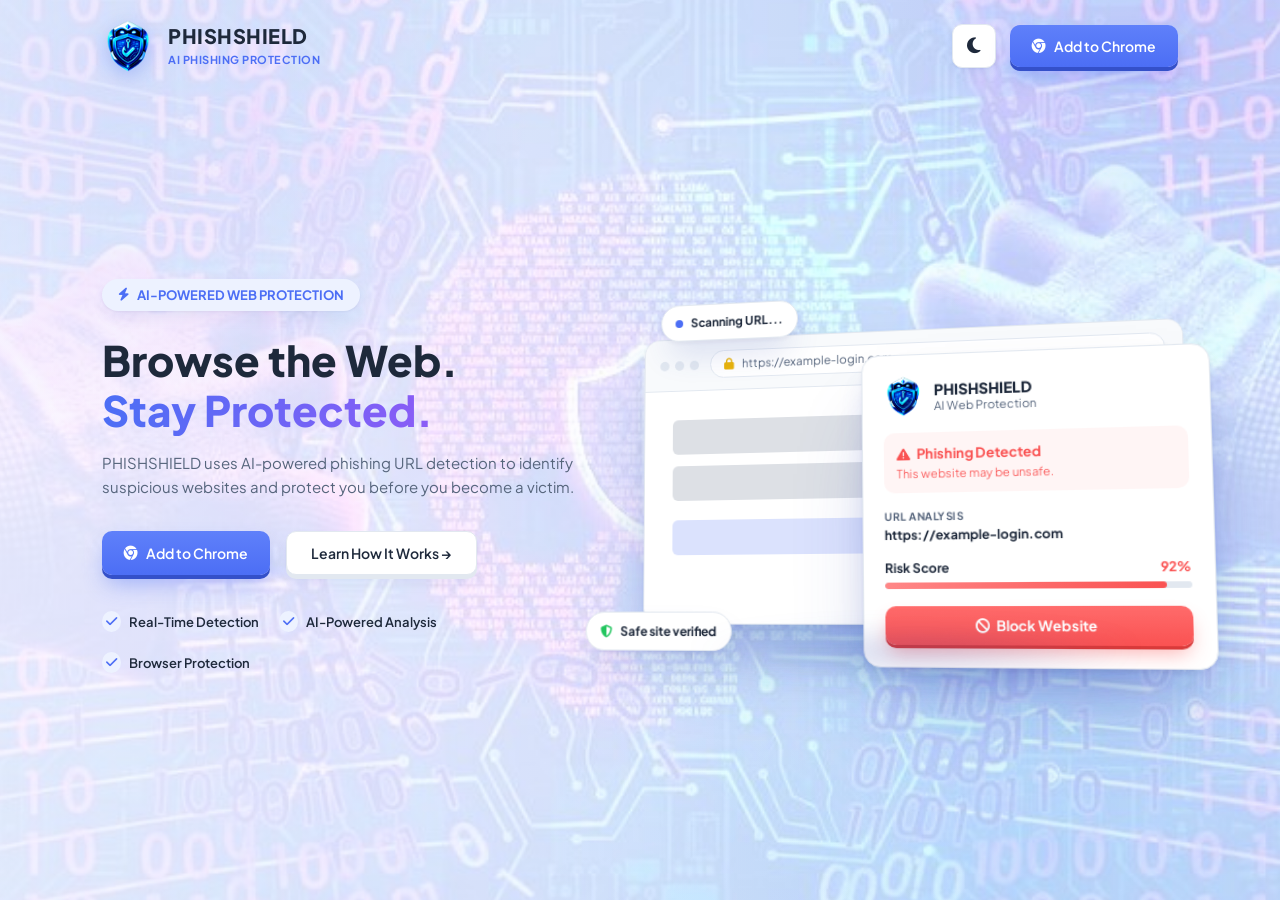
<file: public/css/index.html>
<!DOCTYPE html>
<html lang="ms">
<head>
  <meta charset="UTF-8">
  <meta name="viewport" content="width=device-width, initial-scale=1.0">
  <title>PHISHSHIELD - AI Phishing Protection</title>

  <!-- Google Fonts & Font Awesome Icons -->
  <link href="https://fonts.googleapis.com/css2?family=Plus+Jakarta+Sans:wght@400;500;600;700;800&display=swap" rel="stylesheet">
  <link rel="stylesheet" href="https://cdnjs.cloudflare.com/ajax/libs/font-awesome/6.4.0/css/all.min.css">

  <!-- Main stylesheet (keep style.css and background.png in the same folder as this file) -->
  <link rel="stylesheet" href="style.css">
</head>
<body>

  <!-- Header / Navigation -->
  <nav class="navbar">
    <div class="brand">
      <img src="logo.png" alt="PHISHSHIELD Logo" class="brand-logo">
      <div class="brand-text">
        <h2>PHISHSHIELD</h2>
        <span>AI Phishing Protection</span>
      </div>
    </div>

    <div class="nav-controls">
      <!-- Dark Mode Toggle Button -->
      <button class="theme-toggle-btn" id="themeToggleBtn" title="Toggle Dark/Light Mode">
        <i class="fa-solid fa-moon" id="themeIcon"></i>
      </button>

      <button class="btn-chrome">
        <i class="fa-brands fa-chrome"></i> Add to Chrome
      </button>
    </div>
  </nav>

  <!-- Hero Section -->
  <main class="hero-container">

    <!-- Left Column: Content -->
    <div class="hero-left">
      <div class="badge-tag">
        <i class="fa-solid fa-bolt"></i> AI-POWERED WEB PROTECTION
      </div>
      <h1 class="hero-title">Browse the Web.<br><span>Stay Protected.</span></h1>
      <p class="hero-desc">
        PHISHSHIELD uses AI-powered phishing URL detection to identify suspicious websites and protect you before you become a victim.
      </p>

      <div class="cta-group">
        <button class="btn-chrome">
          <i class="fa-brands fa-chrome"></i> Add to Chrome
        </button>
        <button class="btn-secondary" id="openModalBtn">
          Learn How It Works &rarr;
        </button>
      </div>

      <div class="features-list">
        <div class="feature-item">
          <i class="fa-solid fa-check"></i> Real-Time Detection
        </div>
        <div class="feature-item">
          <i class="fa-solid fa-check"></i> AI-Powered Analysis
        </div>
        <div class="feature-item">
          <i class="fa-solid fa-check"></i> Browser Protection
        </div>
      </div>
    </div>

    <!-- Right Column: 3D Visual Mockup -->
    <div class="hero-right">

      <!-- Everything inside .scene is tilted in 3D -->
      <div class="scene" id="scene">

        <!-- Mock Browser Background -->
        <div class="browser-mockup">
          <div class="browser-header">
            <div class="dots">
              <div class="dot"></div>
              <div class="dot"></div>
              <div class="dot"></div>
            </div>
            <div class="search-bar">
              <i class="fa-solid fa-lock" style="color: #EAB308;"></i>
              https://example-login.com
            </div>
          </div>
          <div class="mock-page-content">
            <div class="mock-input"></div>
            <div class="mock-input"></div>
            <div class="mock-btn"></div>
          </div>
        </div>

        <!-- Floating badges (different depths) -->
        <div class="float-badge badge-scan">
          <span class="pulse-dot"></span> Scanning URL...
        </div>
        <div class="float-badge badge-safe">
          <i class="fa-solid fa-shield-halved"></i> Safe site verified
        </div>

        <!-- Extension Popup Card -->
        <div class="popup-widget">
          <div class="popup-header">
            <img src="logo.png" alt="PHISHSHIELD Logo" class="popup-logo">
            <div>
              <h4>PHISHSHIELD</h4>
              <p>AI Web Protection</p>
            </div>
          </div>

          <div class="alert-box">
            <div class="alert-title">
              <i class="fa-solid fa-triangle-exclamation"></i> Phishing Detected
            </div>
            <div class="alert-desc">This website may be unsafe.</div>
          </div>

          <div class="analysis-section">
            <div class="analysis-label">URL ANALYSIS</div>
            <div class="analysis-url">https://example-login.com</div>
          </div>

          <div class="risk-score">
            <span>Risk Score</span>
            <span class="score-value">92%</span>
          </div>
          <div class="progress-bar">
            <div class="progress-fill"></div>
          </div>

          <button class="btn-block">
            <i class="fa-solid fa-ban"></i> Block Website
          </button>
        </div>

      </div>

      <!-- Soft shadow on the floor under the scene -->
      <div class="scene-floor"></div>

    </div>

  </main>

  <!-- How It Works Modal -->
  <div class="modal-overlay" id="howItWorksModal">
    <div class="modal-card">
      <button class="modal-close" id="closeModalBtn">&times;</button>
      <h3 class="modal-title">🔐 How PHISHSHIELD Works</h3>

      <div class="steps-container">

        <!-- Step 1 -->
        <div class="step-item">
          <div class="step-title">1. User visits a website</div>
          <div class="step-desc">The user opens a website using their browser.</div>
        </div>

        <!-- Step 2 -->
        <div class="step-item">
          <div class="step-title">2. Browser Extension detects the URL</div>
          <div class="step-desc">The PHISHSHIELD browser extension captures the website URL.</div>
        </div>

        <!-- Step 3 -->
        <div class="step-item">
          <div class="step-title">3. URL Analysis</div>
          <div class="step-desc">The system checks the URL based on predefined rules, such as:</div>
          <ul class="rules-list">
            <li>Suspicious keywords</li>
            <li>Unusual domain names</li>
            <li>Very long URLs</li>
            <li>IP addresses used instead of domains</li>
            <li>HTTPS/security information</li>
            <li>Suspicious URL structures</li>
          </ul>
        </div>

        <!-- Step 4 -->
        <div class="step-item">
          <div class="step-title">4. Risk Detection</div>
          <div class="step-desc">The system classifies the URL into different categories:</div>
          <div class="categories-list">
            <div>🟢 <strong>SAFE</strong> — No significant suspicious characteristics detected.</div>
            <div>🟡 <strong>SUSPICIOUS</strong> — Some characteristics may indicate a phishing attempt.</div>
            <div>🔴 <strong>PHISHING / DANGEROUS</strong> — The URL matches multiple phishing indicators.</div>
          </div>
        </div>

        <!-- Step 5 -->
        <div class="step-item">
          <div class="step-title">5. User Warning</div>
          <div class="step-desc">If the website is considered dangerous, PHISHSHIELD displays a warning to the user:</div>
          <div class="warning-badge">⚠️ Warning: This website may be a phishing site.</div>
          <div class="step-desc" style="margin-top: 6px;">The user can then choose whether to leave the website.</div>
        </div>

        <!-- Step 6 -->
        <div class="step-item">
          <div class="step-title">6. AI Explanation</div>
          <div class="step-desc">The AI component is used to generate a simple explanation of the detection result.</div>
        </div>

      </div>
    </div>
  </div>

  <!-- JavaScript Section -->
  <script>
    // --- 1. How It Works Modal Logic ---
    const openBtn = document.getElementById('openModalBtn');
    const closeBtn = document.getElementById('closeModalBtn');
    const modal = document.getElementById('howItWorksModal');

    openBtn.addEventListener('click', () => modal.classList.add('active'));
    closeBtn.addEventListener('click', () => modal.classList.remove('active'));
    modal.addEventListener('click', (e) => {
      if (e.target === modal) modal.classList.remove('active');
    });
    document.addEventListener('keydown', (e) => {
      if (e.key === 'Escape') modal.classList.remove('active');
    });

    // --- 2. Dark Mode Toggle Logic ---
    const themeToggleBtn = document.getElementById('themeToggleBtn');
    const themeIcon = document.getElementById('themeIcon');

    // Apply the theme to <body> and <html> (the background layers use both)
    function applyTheme(isDark) {
      document.body.classList.toggle('dark-theme', isDark);
      document.documentElement.classList.toggle('dark-theme', isDark);
      if (isDark) {
        themeIcon.classList.replace('fa-moon', 'fa-sun');
      } else {
        themeIcon.classList.replace('fa-sun', 'fa-moon');
      }
    }

    // Semak tetapan yang disimpan dalam localStorage
    applyTheme(localStorage.getItem('theme') === 'dark');

    themeToggleBtn.addEventListener('click', () => {
      const isDark = !document.body.classList.contains('dark-theme');
      applyTheme(isDark);
      localStorage.setItem('theme', isDark ? 'dark' : 'light');
    });

    // --- 3. Smooth 3D tilt + background parallax (follows the mouse) ---
    const scene = document.getElementById('scene');
    const motionOK = !window.matchMedia('(prefers-reduced-motion: reduce)').matches;
    const isSmall = () => window.matchMedia('(max-width: 900px)').matches;

    if (scene && motionOK) {
      const BASE_X = 6;    // resting tilt (same as CSS)
      const BASE_Y = -14;
      let targetX = 0, targetY = 0;   // where the mouse is (-1 .. 1)
      let currentX = 0, currentY = 0; // smoothed value
      let raf = null;

      function frame() {
        // ease toward the target so movement stays smooth
        currentX += (targetX - currentX) * 0.08;
        currentY += (targetY - currentY) * 0.08;

        document.documentElement.style.setProperty('--mx', currentX.toFixed(3));
        document.documentElement.style.setProperty('--my', currentY.toFixed(3));

        if (isSmall()) {
          scene.style.transform = '';
        } else {
          scene.style.transform =
            'rotateX(' + (BASE_X - currentY * 8) + 'deg) ' +
            'rotateY(' + (BASE_Y + currentX * 10) + 'deg)';
        }

        const moving = Math.abs(targetX - currentX) > 0.001 || Math.abs(targetY - currentY) > 0.001;
        raf = moving ? requestAnimationFrame(frame) : null;
      }

      function start() {
        if (!raf) raf = requestAnimationFrame(frame);
      }

      window.addEventListener('mousemove', (e) => {
        targetX = (e.clientX / window.innerWidth - 0.5) * 2;
        targetY = (e.clientY / window.innerHeight - 0.5) * 2;
        start();
      });

      // glide back to the resting position when the mouse leaves the page
      document.addEventListener('mouseleave', () => {
        targetX = 0;
        targetY = 0;
        start();
      });
    }
  </script>

</body>
</html>
</file>
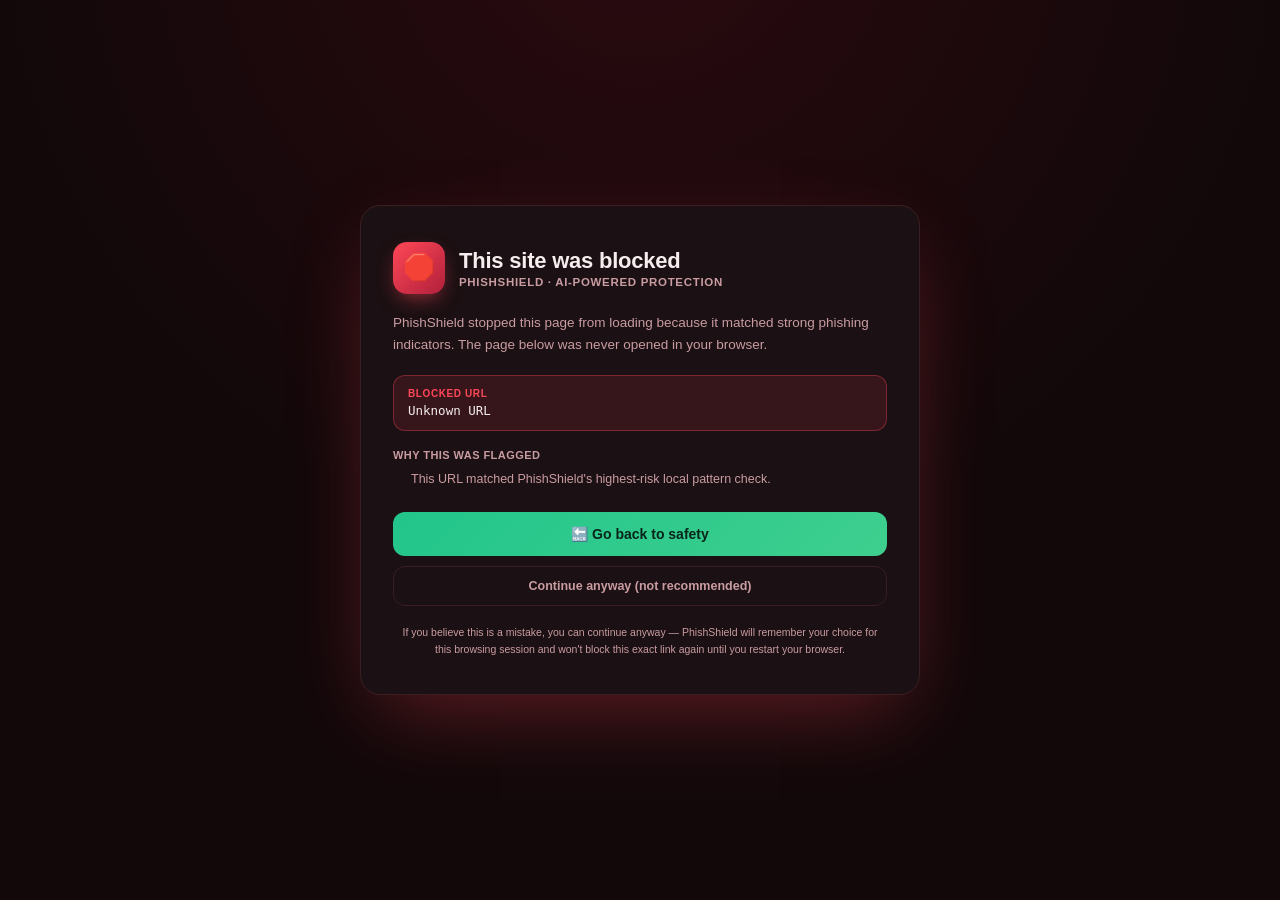
<file: public/blocked.html>
<!DOCTYPE html>
<html lang="en">
<head>
<meta charset="UTF-8">
<meta name="viewport" content="width=device-width, initial-scale=1">
<title>Site blocked — PhishShield</title>
<style>
  :root{
    --bg-1:#2a0a0f;
    --bg-2:#12080a;
    --card:#1B1013;
    --line:#3A1E22;
    --text:#F5EDEE;
    --text-dim:#C99CA2;
    --danger:#FF4757;
    --danger-bg:rgba(255,71,87,0.12);
    --safe:#3ECF8E;
  }
  *{box-sizing:border-box; margin:0; padding:0;}
  body{
    min-height:100vh;
    display:flex; align-items:center; justify-content:center;
    background: radial-gradient(circle at 50% -10%, var(--bg-1) 0%, var(--bg-2) 55%);
    color:var(--text);
    font-family:-apple-system,BlinkMacSystemFont,'Segoe UI',Roboto,sans-serif;
    padding:32px 16px;
  }
  .card{
    width:100%; max-width:560px;
    background:var(--card); border:1px solid var(--line); border-radius:20px;
    padding:36px 32px;
    box-shadow:0 30px 80px -20px rgba(255,71,87,0.35);
  }
  .icon-row{ display:flex; align-items:center; gap:14px; margin-bottom:18px; }
  .shield{
    width:52px; height:52px; border-radius:14px; flex-shrink:0;
    background:linear-gradient(135deg, var(--danger), #B0203B);
    display:flex; align-items:center; justify-content:center; font-size:26px;
    box-shadow:0 8px 20px -6px rgba(255,71,87,0.6);
    animation:pulse 1.6s ease-in-out infinite;
  }
  @keyframes pulse{
    0%,100%{ box-shadow:0 8px 20px -6px rgba(255,71,87,0.6); }
    50%{ box-shadow:0 8px 28px -4px rgba(255,71,87,0.9); }
  }
  h1{ font-size:22px; font-weight:800; letter-spacing:-.01em; }
  .brand{ font-size:11.5px; color:var(--text-dim); font-weight:700; letter-spacing:.06em; text-transform:uppercase; margin-top:2px; }
  .lede{ font-size:13.5px; color:var(--text-dim); line-height:1.6; margin:14px 0 20px 0; }

  .url-box{
    background:var(--danger-bg); border:1px solid rgba(255,71,87,0.35); border-radius:12px;
    padding:12px 14px; margin-bottom:18px;
  }
  .url-box .label{ font-size:10px; font-weight:800; letter-spacing:.06em; color:var(--danger); text-transform:uppercase; margin-bottom:4px; }
  .url-box .value{ font-family:ui-monospace,SFMono-Regular,Menlo,monospace; font-size:12.5px; word-break:break-all; }

  .reasons{ margin-bottom:22px; }
  .reasons .label{ font-size:11px; font-weight:800; letter-spacing:.04em; color:var(--text-dim); text-transform:uppercase; margin-bottom:8px; }
  .reasons ul{ margin:0; padding-left:18px; }
  .reasons li{ font-size:12.5px; color:var(--text); line-height:1.7; }
  .reasons .empty{ font-size:12.5px; color:var(--text-dim); padding-left:0; list-style:none; }

  .actions{ display:flex; flex-direction:column; gap:10px; }
  button{ font-family:inherit; cursor:pointer; border:none; transition: all 0.2s ease; }
  .btn-safe{
    padding:14px; border-radius:12px; font-size:14px; font-weight:800;
    background:linear-gradient(135deg,#22C58B,var(--safe)); color:#08251A;
  }
  .btn-safe:hover{ opacity: 0.95; transform: translateY(-1px); }
  .btn-continue{
    padding:12px; border-radius:12px; font-size:12.5px; font-weight:700;
    background:transparent; border:1px solid var(--line); color:var(--text-dim);
  }
  .btn-continue:hover{ color:var(--text); border-color:#5a3238; }

  .footnote{ margin-top:18px; font-size:10.5px; color:var(--text-dim); line-height:1.6; text-align:center; }
</style>
</head>
<body>

<div class="card">
  <div class="icon-row">
    <div class="shield">🛑</div>
    <div>
      <h1>This site was blocked</h1>
      <div class="brand">PhishShield · AI-Powered Protection</div>
    </div>
  </div>

  <p class="lede">PhishShield stopped this page from loading because it matched strong phishing indicators. The page below was never opened in your browser.</p>

  <div class="url-box">
    <div class="label">Blocked URL</div>
    <div class="value" id="blocked-url">—</div>
  </div>

  <div class="reasons">
    <div class="label">Why this was flagged</div>
    <ul id="reasons-list"><li class="empty">No details available.</li></ul>
  </div>

  <div class="actions">
    <button class="btn-safe" id="go-back-btn">🔙 Go back to safety</button>
    <button class="btn-continue" id="continue-btn">Continue anyway (not recommended)</button>
  </div>

  <p class="footnote">If you believe this is a mistake, you can continue anyway — PhishShield will remember your choice for this browsing session and won't block this exact link again until you restart your browser.</p>
</div>

<script src="js/blocked.js"></script>
</body>
</html>
</file>
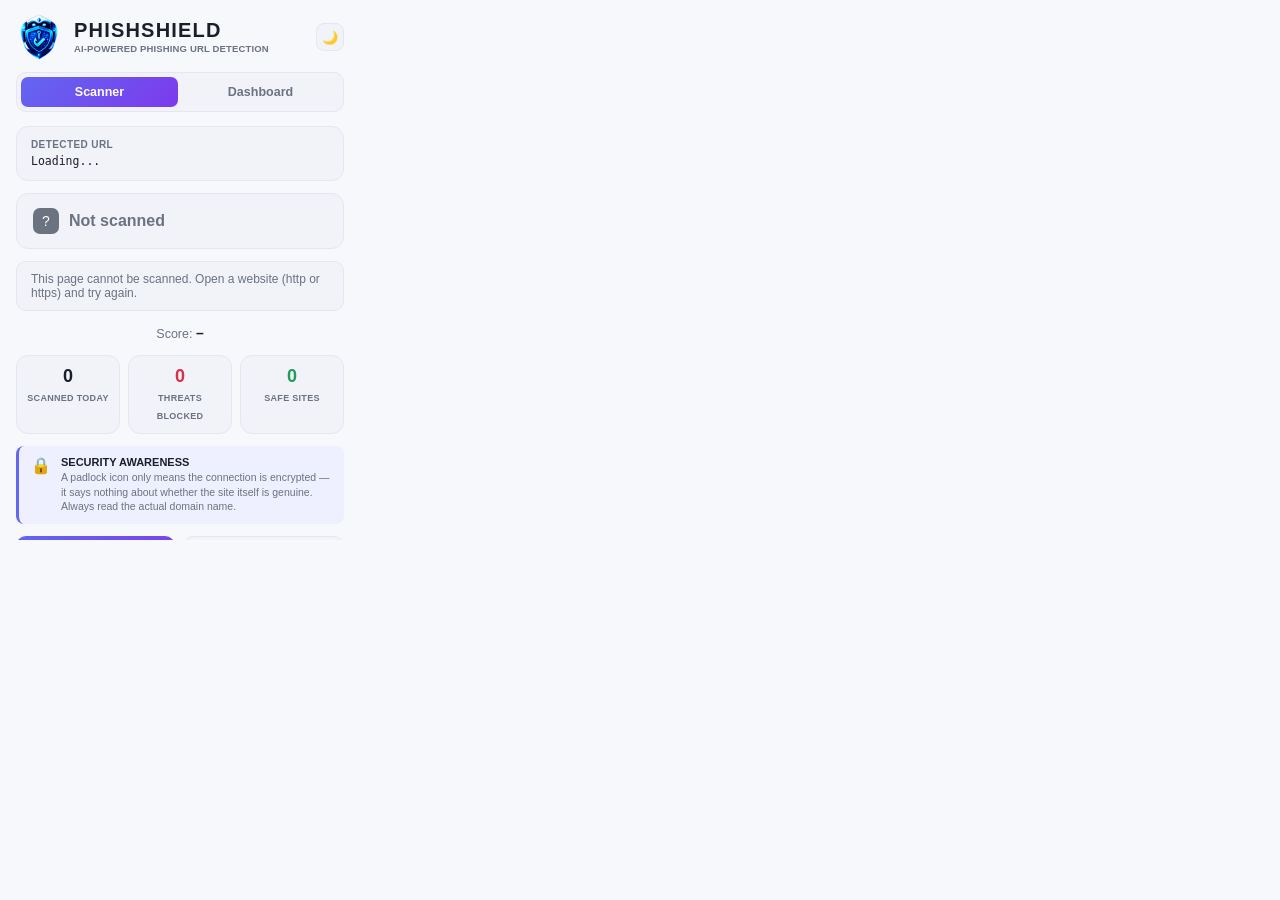
<file: public/popup.html>
<!DOCTYPE html>
<html lang="en">
<head>
<meta charset="UTF-8">
<meta name="viewport" content="width=device-width, initial-scale=1">
<title>PhishShield</title>
<link rel="stylesheet" href="popup.css">
</head>
<body>

<header>
  <div class="brand">
    <div class="logo">
      <img src="icons/icon128.png" alt="PhishShield logo">
    </div>
    <div class="name-block">
      <div class="name">PHISHSHIELD</div>
      <div class="tagline">AI-POWERED PHISHING URL DETECTION</div>
    </div>
    <button class="theme-toggle" id="themeToggle" title="Toggle dark mode" aria-label="Toggle dark mode">🌙</button>
  </div>
  <div class="tabs">
    <button class="tab active" data-target="scanner">Scanner</button>
    <button class="tab" data-target="dashboard">Dashboard</button>
  </div>
</header>

<div class="screens">

  <!-- SCREEN 1: SCANNER -->
  <section class="screen active" id="scanner">

    <div class="url-card">
      <div class="url-label">Detected URL</div>
      <div class="url-value" id="detectedUrl">Loading...</div>
    </div>

    <div id="loadingState">Scanning...</div>

    <div class="status-banner result-badge safe" id="resultBadge" style="display:none;">
      <div class="status-icon" id="resultIcon">✓</div>
      <span class="result-status safe" id="verdictDisplay">Safe</span>
    </div>

    <div id="resultSection" style="display:none;">
      <div class="status-note" id="warningMessage">This URL appears to be safe.</div>
      <div class="confidence-row" style="margin-top:12px;"><span id="confidenceLabel">Confidence</span>: <b id="confidenceValue">0%</b></div>
    </div>

    <div class="stat-row">
      <div class="stat-card"><b id="scannedCount">0</b><span>SCANNED TODAY</span></div>
      <div class="stat-card threats"><b id="threatsBlocked">0</b><span>THREATS BLOCKED</span></div>
      <div class="stat-card safe"><b id="safeSites">0</b><span>SAFE SITES</span></div>
    </div>

    <div class="callout">
      <div class="ico">🔒</div>
      <div>
        <b>SECURITY AWARENESS</b>
        <p>A padlock icon only means the connection is encrypted — it says nothing about whether the site itself is genuine. Always read the actual domain name.</p>
      </div>
    </div>

    <div class="dual-btn">
      <button class="primary" id="dashboardBtn">📈 Open Full Dashboard</button>
      <button class="secondary" id="rescanBtn">🔄 Rescan Current URL</button>
    </div>
  </section>

  <!-- SCREEN 2: DASHBOARD (in-popup summary, mirrors the full dashboard) -->
  <section class="screen" id="dashboard">
    <div>
      <h3 class="dash-title">Scan Summary</h3>
      <p class="dash-sub">Live summary from your full dashboard</p>
    </div>

    <div class="donut-wrap">
      <div class="donut" id="miniDonut">
        <div class="donut-hole"><b id="miniDonutTotal">0</b><span>SITES</span></div>
      </div>
      <div class="legend">
        <div class="leg-row"><span class="leg-dot" style="background:var(--safe)"></span> Safe <b id="miniSafePct">0%</b></div>
        <div class="leg-row"><span class="leg-dot" style="background:var(--suspicious)"></span> Suspicious <b id="miniSusPct">0%</b></div>
        <div class="leg-row"><span class="leg-dot" style="background:var(--phishing)"></span> Phishing <b id="miniPhishPct">0%</b></div>
      </div>
    </div>

    <div class="stat-row">
      <div class="stat-card safe"><b id="miniSafeCount">0</b><span>SAFE</span></div>
      <div class="stat-card suspicious"><b id="miniFlaggedCount">0</b><span>SUSPICIOUS</span></div>
      <div class="stat-card threats"><b id="miniBlockedCount">0</b><span>PHISHING</span></div>
    </div>

    <div id="detailsContainer">
      <div class="mini-latest-label" style="margin-bottom:8px;">LATEST DETECTION</div>
      <div class="detail-row"><span class="detail-label">URL</span><span id="detailUrl">-</span></div>
      <div class="detail-row"><span class="detail-label">Verdict</span><span class="detail-value" id="detailVerdict">-</span></div>
      <div class="detail-row"><span class="detail-label">Confidence</span><span id="detailConfidence">-</span></div>
      <div class="detail-row"><span class="detail-label">Risk score</span><span id="detailRiskScore">-</span></div>
      <div style="margin-top:8px;">
        <div class="detail-label" style="margin-bottom:4px;">Indicators</div>
        <ul id="detailIndicators"></ul>
      </div>
      <div id="detailTips"></div>
    </div>

    <button class="open-full-dash-btn" id="dashboardBtn2"> OPEN FULL DASHBOARD 📈 </button>
  </section>

</div>

<script src="js/config.js"></script>
<script src="lib/scanner.js"></script>
<script src="js/popup.js"></script>
<script src="js/theme.js"></script>
</body>
</html>
</file>
<file: public/css/style.css>
/* ==========================================================================
   1. COLOR VARIABLES (LIGHT MODE & DARK MODE)
   ========================================================================== */
:root {
  /* Light Mode Variables */
  --bg-main: #F4F6FB;
  --card-bg: #FFFFFF;
  --text-dark: #1E293B;
  --text-muted: #56657C;
  --border-color: #E2E8F0;
  --header-bg: #F8FAFC;

  /* Primary & Accent Colors */
  --primary: #4C6EF5;
  --primary-hover: #3B5BDB;
  --primary-shadow: #3450C9;   /* solid edge under 3D buttons */
  --primary-light: #EDF2FF;
  --danger: #FA5252;
  --danger-bg: #FFF5F5;

  /* Radii */
  --radius-lg: 16px;
  --radius-md: 10px;

  /* Layered shadows = soft depth */
  --shadow-sm: 0 1px 2px rgba(30, 41, 90, 0.05), 0 8px 18px -6px rgba(60, 80, 180, 0.14);
  --shadow-md: 0 2px 4px rgba(30, 41, 90, 0.05), 0 14px 28px -8px rgba(60, 80, 180, 0.18);
  --shadow-3d: 0 2px 4px rgba(30, 41, 90, 0.06),
               0 18px 32px -8px rgba(60, 80, 180, 0.22),
               0 48px 80px -24px rgba(60, 80, 180, 0.30);
}

/* Dark Mode Theme Variables */
body.dark-theme {
  --bg-main: #0F172A;        /* Dark Navy Blue */
  --card-bg: #1E293B;        /* Lighter Dark Blue */
  --text-dark: #F8FAFC;      /* Off-White Text */
  --text-muted: #B0BDD2;     /* Soft Gray Text */
  --border-color: #334155;   /* Dark Border */
  --header-bg: #182234;      /* Dark Header Background */
  --primary-light: #1E2952;  /* Darker Tint Blue */
  --danger-bg: #3D1E28;      /* Darker Danger Background */
  --primary-shadow: #2A3FA0;

  --shadow-sm: 0 1px 2px rgba(0, 0, 0, 0.3), 0 8px 18px -6px rgba(0, 0, 0, 0.45);
  --shadow-md: 0 2px 4px rgba(0, 0, 0, 0.3), 0 14px 28px -8px rgba(0, 0, 0, 0.5);
  --shadow-3d: 0 2px 4px rgba(0, 0, 0, 0.35),
               0 20px 40px -10px rgba(0, 0, 0, 0.55),
               0 50px 90px -30px rgba(0, 0, 0, 0.65);
}

/* ==========================================================================
   2. BACKGROUND (image in BOTH themes)
   Light mode: background-light.jpg (a pastel version of the artwork) with
               soft glowing orbs drifting on top.
   Dark mode:  background.png, blurred slightly and darkened, with an extra
               shadow on the left so the text stays sharp. Gentle mouse parallax.
   The two layers cross-fade when you switch theme.
   ========================================================================== */
body {
  --mx: 0;   /* mouse position -1 .. 1 (set by JavaScript) */
  --my: 0;
}

/* Light layer */
body::before {
  content: "";
  position: fixed;
  inset: -10%;
  z-index: -2;
  pointer-events: none;
  background:
    linear-gradient(90deg, rgba(248, 250, 255, 0.60) 0%, rgba(248, 250, 255, 0.30) 40%, transparent 72%),
    radial-gradient(40% 45% at 15% 20%, rgba(76, 110, 245, 0.16), transparent 70%),
    radial-gradient(35% 40% at 85% 15%, rgba(167, 139, 250, 0.18), transparent 70%),
    radial-gradient(45% 50% at 75% 85%, rgba(56, 189, 248, 0.12), transparent 70%),
    url("background-light.jpg") center / cover no-repeat,
    linear-gradient(135deg, #F8FAFF 0%, #EEF2FF 50%, #F7F0FF 100%);
  opacity: 1;
  transition: opacity 0.6s ease;
  animation: orbsFloat 22s ease-in-out infinite alternate;
}

body.dark-theme::before {
  opacity: 0;
}

@keyframes orbsFloat {
  0%   { transform: translate3d(0, 0, 0) scale(1); }
  50%  { transform: translate3d(-1.5%, 1%, 0) scale(1.03); }
  100% { transform: translate3d(1.5%, -1%, 0) scale(1.02); }
}

/* Dark layer */
body::after {
  content: "";
  position: fixed;
  inset: -4%;
  z-index: -1;
  pointer-events: none;
  background:
    linear-gradient(90deg, rgba(8, 12, 30, 0.80) 0%, rgba(8, 12, 30, 0.58) 32%, rgba(8, 12, 30, 0.20) 62%, transparent 85%),
    linear-gradient(180deg, rgba(15, 23, 42, 0.34), rgba(15, 23, 42, 0.52)),
    url("background.png") center / cover no-repeat;
  filter: blur(2px);
  opacity: 0;
  transition: opacity 0.6s ease;
  transform: translate3d(calc(var(--mx) * -14px), calc(var(--my) * -10px), 0) scale(1.02);
  will-change: transform;
}

body.dark-theme::after {
  opacity: 1;
}

/* ==========================================================================
   3. GENERAL STYLES
   ========================================================================== */
* {
  box-sizing: border-box;
  margin: 0;
  padding: 0;
  font-family: 'Plus Jakarta Sans', sans-serif;
  transition: background-color 0.3s ease, color 0.3s ease, border-color 0.3s ease;
}

html {
  scroll-behavior: smooth;
}

body {
  background-color: var(--bg-main);
  color: var(--text-dark);
  min-height: 100vh;
  display: flex;
  flex-direction: column;
  overflow-x: hidden;
  -webkit-font-smoothing: antialiased;
}

/* Navbar */
.navbar {
  display: flex;
  justify-content: space-between;
  align-items: center;
  padding: 20px 8%;
}

.brand {
  display: flex;
  align-items: center;
  gap: 14px;
}

.brand-logo {
  width: 52px;
  height: 52px;
  object-fit: contain;
  filter: drop-shadow(0 6px 10px rgba(76, 110, 245, 0.35));
}

.brand-text h2 {
  font-size: 20px;
  font-weight: 800;
  color: var(--text-dark);
  line-height: 1.1;
  letter-spacing: 0.5px;
}

.brand-text span {
  font-size: 11px;
  color: var(--primary);
  font-weight: 700;
  letter-spacing: 0.5px;
  text-transform: uppercase;
}

.nav-controls {
  display: flex;
  align-items: center;
  gap: 14px;
}

/* Theme Toggle Button */
.theme-toggle-btn {
  background: var(--card-bg);
  border: 1px solid var(--border-color);
  color: var(--text-dark);
  width: 44px;
  height: 44px;
  border-radius: var(--radius-md);
  display: flex;
  align-items: center;
  justify-content: center;
  font-size: 18px;
  cursor: pointer;
  box-shadow: var(--shadow-sm);
  transition: transform 0.2s ease, box-shadow 0.2s ease,
              background-color 0.3s ease, color 0.3s ease, border-color 0.3s ease;
}

.theme-toggle-btn:hover {
  background: var(--primary-light);
  color: var(--primary);
  border-color: var(--primary);
  transform: translateY(-2px);
  box-shadow: var(--shadow-md);
}

.theme-toggle-btn:active {
  transform: translateY(1px);
}

/* 3D "pressable" primary button */
.btn-chrome {
  background: linear-gradient(180deg, #5F80FA 0%, var(--primary) 100%);
  color: white;
  border: none;
  padding: 12px 22px;
  border-radius: var(--radius-md);
  font-weight: 600;
  font-size: 14px;
  cursor: pointer;
  display: flex;
  align-items: center;
  gap: 8px;
  box-shadow: 0 4px 0 var(--primary-shadow), 0 12px 22px -4px rgba(76, 110, 245, 0.45);
  transition: transform 0.15s ease, box-shadow 0.15s ease, filter 0.2s ease;
}

.btn-chrome:hover {
  transform: translateY(-2px);
  filter: brightness(1.06);
  box-shadow: 0 6px 0 var(--primary-shadow), 0 18px 28px -6px rgba(76, 110, 245, 0.5);
}

.btn-chrome:active {
  transform: translateY(3px);
  box-shadow: 0 1px 0 var(--primary-shadow), 0 4px 10px -2px rgba(76, 110, 245, 0.4);
}

/* ==========================================================================
   4. HERO SECTION
   ========================================================================== */
.hero-container {
  display: flex;
  align-items: center;
  justify-content: space-between;
  padding: 40px 8% 80px 8%;
  gap: 50px;
  flex: 1;
}

.hero-left {
  max-width: 520px;
}

.badge-tag {
  display: inline-flex;
  align-items: center;
  gap: 8px;
  background-color: var(--primary-light);
  color: var(--primary);
  padding: 8px 16px;
  border-radius: 20px;
  font-size: 13px;
  font-weight: 700;
  margin-bottom: 24px;
  box-shadow: var(--shadow-sm);
}

.hero-title {
  font-size: 42px;
  font-weight: 800;
  line-height: 1.2;
  margin-bottom: 16px;
  color: var(--text-dark);
}

.hero-title span {
  background: linear-gradient(90deg, var(--primary), #8B5CF6);
  -webkit-background-clip: text;
  background-clip: text;
  color: transparent;
}

.hero-desc {
  font-size: 15px;
  color: var(--text-muted);
  line-height: 1.6;
  margin-bottom: 32px;
}

.cta-group {
  display: flex;
  gap: 16px;
  margin-bottom: 36px;
}

.btn-secondary {
  background-color: var(--card-bg);
  color: var(--text-dark);
  border: 1px solid var(--border-color);
  padding: 12px 24px;
  border-radius: var(--radius-md);
  font-weight: 600;
  font-size: 14px;
  cursor: pointer;
  display: flex;
  align-items: center;
  gap: 8px;
  box-shadow: 0 4px 0 var(--border-color), var(--shadow-sm);
  transition: transform 0.15s ease, box-shadow 0.15s ease,
              background-color 0.3s ease, color 0.3s ease, border-color 0.3s ease;
}

.btn-secondary:hover {
  background-color: var(--primary-light);
  color: var(--primary);
  border-color: var(--primary);
  transform: translateY(-2px);
  box-shadow: 0 6px 0 var(--border-color), var(--shadow-md);
}

.btn-secondary:active {
  transform: translateY(3px);
  box-shadow: 0 1px 0 var(--border-color), var(--shadow-sm);
}

.features-list {
  display: flex;
  gap: 20px;
  flex-wrap: wrap;
}

.feature-item {
  display: flex;
  align-items: center;
  gap: 8px;
  font-size: 13px;
  font-weight: 600;
  color: var(--text-dark);
}

.feature-item i {
  color: var(--primary);
  background: var(--primary-light);
  padding: 4px;
  border-radius: 50%;
}

/* --------------------------------------------------------------------------
   Dark mode: clearer text on top of the image
   -------------------------------------------------------------------------- */
body.dark-theme .brand-text h2,
body.dark-theme .hero-title {
  text-shadow: 0 2px 14px rgba(0, 0, 0, 0.55);
}

body.dark-theme .brand-text span {
  color: #A5B8FF;
}

body.dark-theme .badge-tag {
  background-color: rgba(30, 41, 90, 0.92);
  color: #B4C4FF;
  border: 1px solid rgba(165, 184, 255, 0.35);
}

body.dark-theme .hero-title span {
  background: linear-gradient(90deg, #8FA8FF, #C4A8FF);
  -webkit-background-clip: text;
  background-clip: text;
  color: transparent;
  text-shadow: none;
  filter: drop-shadow(0 2px 10px rgba(0, 0, 0, 0.45));
}

body.dark-theme .hero-desc {
  color: #D5DDEA;
  text-shadow: 0 1px 10px rgba(0, 0, 0, 0.7);
}

body.dark-theme .feature-item {
  color: #F1F5F9;
  text-shadow: 0 1px 8px rgba(0, 0, 0, 0.7);
}

body.dark-theme .feature-item i {
  color: #B4C4FF;
  background: rgba(30, 41, 90, 0.92);
}

/* ==========================================================================
   5. 3D PREVIEW SCENE (right side)
   .hero-right gives the perspective, .scene is tilted in 3D and JavaScript
   tilts it a little more when the mouse moves. Everything inside floats at
   a different depth (translateZ).
   ========================================================================== */
.hero-right {
  position: relative;
  width: 100%;
  max-width: 580px;
  perspective: 1600px;
  perspective-origin: 20% 40%;
}

.scene {
  position: relative;
  transform-style: preserve-3d;
  transform: rotateX(6deg) rotateY(-14deg);
  will-change: transform;
}

/* soft shadow on the "floor" under the scene */
.scene-floor {
  position: absolute;
  left: 10%;
  right: 6%;
  bottom: -46px;
  height: 36px;
  background: radial-gradient(ellipse at center, rgba(50, 70, 170, 0.35), transparent 70%);
  filter: blur(14px);
  pointer-events: none;
}

body.dark-theme .scene-floor {
  background: radial-gradient(ellipse at center, rgba(0, 0, 0, 0.6), transparent 70%);
}

.browser-mockup {
  background: var(--card-bg);
  border-radius: var(--radius-lg);
  box-shadow: var(--shadow-3d);
  border: 1px solid var(--border-color);
  overflow: hidden;
  padding-bottom: 40px;
}

.browser-header {
  background: var(--header-bg);
  padding: 12px 16px;
  display: flex;
  align-items: center;
  gap: 12px;
  border-bottom: 1px solid var(--border-color);
}

.dots {
  display: flex;
  gap: 6px;
}

.dot {
  width: 10px;
  height: 10px;
  border-radius: 50%;
  background: var(--border-color);
}

.search-bar {
  background: var(--card-bg);
  border: 1px solid var(--border-color);
  padding: 6px 14px;
  border-radius: 20px;
  flex: 1;
  font-size: 12px;
  color: var(--text-muted);
  display: flex;
  align-items: center;
  gap: 8px;
}

.mock-page-content {
  padding: 30px;
  display: flex;
  flex-direction: column;
  gap: 12px;
  opacity: 0.2;
}

.mock-input {
  height: 36px;
  background: var(--text-muted);
  border-radius: 6px;
  width: 100%;
}

.mock-btn {
  height: 36px;
  background: var(--primary);
  border-radius: 6px;
  width: 100%;
  margin-top: 8px;
}

/* Floating animation shared by everything that hovers above the browser */
@keyframes floatY {
  0%, 100% { transform: translateZ(var(--z)) translateY(0); }
  50%      { transform: translateZ(var(--z)) translateY(-10px); }
}

/* Popup Floating Widget (closest to the viewer) */
.popup-widget {
  --z: 90px;
  position: absolute;
  top: 40px;
  right: -20px;
  width: 320px;
  background: var(--card-bg);
  border-radius: var(--radius-lg);
  box-shadow: var(--shadow-3d);
  border: 1px solid var(--border-color);
  padding: 20px;
  transform: translateZ(var(--z));
  animation: floatY 6s ease-in-out infinite;
}

.popup-widget:hover {
  animation-play-state: paused;
}

/* Small floating badges at different depths */
.float-badge {
  position: absolute;
  display: flex;
  align-items: center;
  gap: 8px;
  padding: 10px 14px;
  background: var(--card-bg);
  border: 1px solid var(--border-color);
  border-radius: 999px;
  font-size: 12px;
  font-weight: 700;
  color: var(--text-dark);
  box-shadow: var(--shadow-3d);
  white-space: nowrap;
  transform: translateZ(var(--z));
}

.badge-scan {
  --z: 60px;
  top: -24px;
  left: 36px;
  animation: floatY 7s ease-in-out -2s infinite;
}

.badge-safe {
  --z: 120px;
  bottom: -24px;
  left: -20px;
  animation: floatY 8s ease-in-out -4s infinite;
}

.badge-safe i {
  color: #22C55E;
}

.pulse-dot {
  width: 8px;
  height: 8px;
  border-radius: 50%;
  background: var(--primary);
  animation: pulse 1.8s ease-out infinite;
}

@keyframes pulse {
  0%   { box-shadow: 0 0 0 0 rgba(76, 110, 245, 0.55); }
  100% { box-shadow: 0 0 0 10px rgba(76, 110, 245, 0); }
}

.popup-header {
  display: flex;
  align-items: center;
  gap: 10px;
  margin-bottom: 16px;
}

.popup-logo {
  width: 38px;
  height: 38px;
  object-fit: contain;
}

.popup-header h4 {
  font-size: 14px;
  font-weight: 800;
  color: var(--text-dark);
}

.popup-header p {
  font-size: 11px;
  color: var(--text-muted);
}

.alert-box {
  background-color: var(--danger-bg);
  border-radius: var(--radius-md);
  padding: 12px;
  margin-bottom: 16px;
}

.alert-title {
  color: var(--danger);
  font-weight: 700;
  font-size: 13px;
  display: flex;
  align-items: center;
  gap: 6px;
  margin-bottom: 4px;
}

.alert-desc {
  color: var(--danger);
  font-size: 11px;
  opacity: 0.9;
}

.analysis-section {
  margin-bottom: 16px;
}

.analysis-label {
  font-size: 10px;
  font-weight: 700;
  color: var(--text-muted);
  letter-spacing: 0.5px;
  margin-bottom: 4px;
}

.analysis-url {
  font-size: 12px;
  font-weight: 700;
  color: var(--text-dark);
  word-break: break-all;
}

.risk-score {
  display: flex;
  justify-content: space-between;
  font-size: 12px;
  font-weight: 700;
  margin-top: 12px;
  margin-bottom: 6px;
  color: var(--text-dark);
}

.score-value {
  color: var(--danger);
}

.progress-bar {
  height: 6px;
  background: var(--border-color);
  border-radius: 10px;
  overflow: hidden;
  margin-bottom: 16px;
}

.progress-fill {
  width: 92%;
  height: 100%;
  background: linear-gradient(90deg, #FF8787, var(--danger));
  border-radius: 10px;
}

.btn-block {
  width: 100%;
  background: linear-gradient(180deg, #FF6B6B 0%, var(--danger) 100%);
  color: white;
  border: none;
  padding: 10px;
  border-radius: var(--radius-md);
  font-weight: 700;
  font-size: 13px;
  cursor: pointer;
  display: flex;
  align-items: center;
  justify-content: center;
  gap: 6px;
  box-shadow: 0 3px 0 #D93A3A, 0 10px 18px -4px rgba(250, 82, 82, 0.45);
  transition: transform 0.15s ease, box-shadow 0.15s ease, filter 0.2s ease;
}

.btn-block:hover {
  transform: translateY(-1px);
  filter: brightness(1.05);
}

.btn-block:active {
  transform: translateY(2px);
  box-shadow: 0 1px 0 #D93A3A, 0 4px 8px -2px rgba(250, 82, 82, 0.4);
}

/* ==========================================================================
   6. MODAL / POPUP (HOW IT WORKS)
   ========================================================================== */
.modal-overlay {
  position: fixed;
  top: 0;
  left: 0;
  width: 100%;
  height: 100%;
  background: rgba(8, 12, 30, 0.6);
  backdrop-filter: blur(6px);
  display: flex;
  align-items: center;
  justify-content: center;
  z-index: 1000;
  opacity: 0;
  visibility: hidden;
  transition: opacity 0.35s ease, visibility 0.35s ease;
}

.modal-overlay.active {
  opacity: 1;
  visibility: visible;
}

.modal-card {
  background: var(--card-bg);
  width: 90%;
  max-width: 650px;
  max-height: 85vh;
  overflow-y: auto;
  border-radius: var(--radius-lg);
  padding: 32px;
  box-shadow: var(--shadow-3d);
  border: 1px solid var(--border-color);
  position: relative;
  /* flips up in 3D when opened */
  transform: perspective(1000px) rotateX(14deg) translateY(30px) scale(0.96);
  transform-origin: 50% 100%;
  transition: transform 0.5s cubic-bezier(0.2, 0.8, 0.2, 1),
              background-color 0.3s ease, border-color 0.3s ease;
}

.modal-overlay.active .modal-card {
  transform: perspective(1000px) rotateX(0deg) translateY(0) scale(1);
}

.modal-close {
  position: absolute;
  top: 20px;
  right: 20px;
  background: var(--bg-main);
  border: none;
  width: 32px;
  height: 32px;
  border-radius: 50%;
  font-size: 16px;
  color: var(--text-muted);
  cursor: pointer;
  display: flex;
  align-items: center;
  justify-content: center;
}

.modal-close:hover {
  color: var(--text-dark);
  background: var(--border-color);
}

.modal-title {
  font-size: 22px;
  font-weight: 800;
  margin-bottom: 24px;
  color: var(--text-dark);
  display: flex;
  align-items: center;
  gap: 8px;
}

.steps-container {
  display: flex;
  flex-direction: column;
  gap: 20px;
}

.step-item {
  background: var(--bg-main);
  padding: 16px;
  border-radius: var(--radius-md);
  border: 1px solid var(--border-color);
  transition: transform 0.25s ease, box-shadow 0.25s ease,
              background-color 0.3s ease, border-color 0.3s ease;
}

.step-item:hover {
  transform: translateY(-3px);
  box-shadow: var(--shadow-md);
}

.step-title {
  font-size: 15px;
  font-weight: 700;
  color: var(--primary);
  margin-bottom: 6px;
}

.step-desc {
  font-size: 13.5px;
  color: var(--text-dark);
  line-height: 1.5;
}

.rules-list {
  margin-top: 8px;
  padding-left: 20px;
  font-size: 13px;
  color: var(--text-muted);
  display: flex;
  flex-direction: column;
  gap: 4px;
}

.categories-list {
  margin-top: 8px;
  display: flex;
  flex-direction: column;
  gap: 6px;
  font-size: 13px;
  color: var(--text-dark);
}

.warning-badge {
  background: var(--danger-bg);
  color: var(--danger);
  font-weight: 700;
  padding: 8px 12px;
  border-radius: 6px;
  display: inline-block;
  margin-top: 8px;
  font-size: 13px;
}

/* ==========================================================================
   7. RESPONSIVE DESIGN
   ========================================================================== */
@media (max-width: 1100px) {
  .float-badge {
    display: none;
  }
}

@media (max-width: 900px) {
  .hero-container {
    flex-direction: column;
  }
  .hero-right {
    max-width: 100%;
    perspective: none;
  }
  .scene {
    transform: none !important;   /* no 3D tilt on small screens */
  }
  .popup-widget {
    position: relative;
    top: 0;
    right: 0;
    width: 100%;
    margin-top: -60px;
    transform: none;
    animation: none;
  }
  .scene-floor {
    display: none;
  }
}

/* ==========================================================================
   8. DARK MODE TEXT CLARITY
   Brighter colours + a soft shadow so text stays readable over the image.
   ========================================================================== */
body.dark-theme .hero-title,
body.dark-theme .hero-desc,
body.dark-theme .feature-item,
body.dark-theme .brand-text h2 {
  text-shadow: 0 2px 14px rgba(0, 0, 0, 0.65);
}

body.dark-theme .hero-desc {
  color: #D3DCEC;
}

body.dark-theme .hero-title span {
  background: linear-gradient(90deg, #8FA5FF, #C9A8FF);
  -webkit-background-clip: text;
  background-clip: text;
  color: transparent;
  text-shadow: none;
  filter: drop-shadow(0 2px 10px rgba(0, 0, 0, 0.55));
}

body.dark-theme .brand-text span {
  color: #A9BAFF;
}

body.dark-theme .badge-tag {
  background: rgba(76, 110, 245, 0.30);
  color: #C3CFFF;
  border: 1px solid rgba(143, 165, 255, 0.35);
}

body.dark-theme .feature-item i {
  background: rgba(76, 110, 245, 0.35);
  color: #C3CFFF;
}

/* ==========================================================================
   8. REDUCED MOTION (accessibility)
   ========================================================================== */
@media (prefers-reduced-motion: reduce) {
  *,
  *::before,
  *::after {
    animation: none !important;
    transition-duration: 0.01ms !important;
  }
  html {
    scroll-behavior: auto;
  }
}
</file>
<file: public/popup.css>
:root {
  --bg: #F7F8FC;
  --card: #F1F3F9;
  --card-2: #FFFFFF;
  --line: #E4E7F0;
  --text: #1B1F2A;
  --muted: #6B7280;
  --safe: #1E9E56;
  --safe-bg: #E7F7ED;
  --safe-line: #B9E8C9;
  --suspicious: #C77A05;
  --suspicious-bg: #FDF3E1;
  --phishing: #D6304A;
  --phishing-bg: #FCE9EC;
  --grad1: #6366F1;
  --grad2: #7C3AED;
}

body.dark {
  --bg: #15131F;
  --card: #1E1B2E;
  --card-2: #272240;
  --line: #352E52;
  --text: #F1EEFA;
  --muted: #A29DC2;
  --safe: #3FE0A5;
  --safe-bg: #123324;
  --safe-line: #1E5A3C;
  --suspicious: #FFB648;
  --suspicious-bg: #3A2A0E;
  --phishing: #FF6B8B;
  --phishing-bg: #3A151B;
  --grad1: #8B7CFB;
  --grad2: #D06BF0;
}

/* Dark mode colorful glow background */
body.dark {
  background:
    radial-gradient(circle at 15% -10%, rgba(139,124,251,0.28) 0%, transparent 45%),
    radial-gradient(circle at 100% 0%, rgba(208,107,240,0.20) 0%, transparent 40%),
    var(--bg);
}

body.dark .url-card,
body.dark .status-note,
body.dark .donut-wrap,
body.dark .mini-latest,
body.dark #detailsContainer {
  background: linear-gradient(160deg, var(--card), var(--card-2));
}

body.dark .stat-card {
  background: linear-gradient(160deg, var(--card), var(--card-2));
  box-shadow: 0 0 0 1px rgba(255,255,255,0.02);
}

body.dark .stat-card.safe { box-shadow: 0 0 0 1px rgba(63,224,165,0.25), 0 6px 16px -8px rgba(63,224,165,0.5); }
body.dark .stat-card.suspicious { box-shadow: 0 0 0 1px rgba(255,182,72,0.25), 0 6px 16px -8px rgba(255,182,72,0.5); }
body.dark .stat-card.threats { box-shadow: 0 0 0 1px rgba(255,107,139,0.25), 0 6px 16px -8px rgba(255,107,139,0.5); }
body.dark .donut { filter: drop-shadow(0 0 14px rgba(139,124,251,0.45)); }
body.dark .mini-badge.safe { box-shadow: 0 0 10px -2px rgba(63,224,165,0.6); }
body.dark .mini-badge.suspicious { box-shadow: 0 0 10px -2px rgba(255,182,72,0.6); }
body.dark .mini-badge.phishing { box-shadow: 0 0 10px -2px rgba(255,107,139,0.6); }

body.dark .callout {
  background: linear-gradient(135deg, rgba(139,124,251,0.18), rgba(208,107,240,0.10));
  border-left-color: var(--grad1);
}

body.dark .cta-btn,
body.dark .open-full-dash-btn,
body.dark .dual-btn .primary {
  box-shadow: 0 8px 20px -6px rgba(208,107,240,0.55);
}

body.dark .result-badge.phishing { 
  animation: ps-pulse-dark 1.4s ease-in-out infinite; 
}

@keyframes ps-pulse-dark {
  0%, 100% { box-shadow: 0 0 0 0 rgba(255,107,139,0.45); }
  50% { box-shadow: 0 0 0 7px rgba(255,107,139,0); }
}

* { box-sizing: border-box; margin: 0; padding: 0; }

body {
  width: 360px;
  min-height: 540px;
  background: var(--bg);
  color: var(--text);
  font-family: -apple-system, BlinkMacSystemFont, 'Segoe UI', Roboto, sans-serif;
  display: flex;
  flex-direction: column;
  overflow: hidden;
  transition: background .2s ease, color .2s ease;
}

header { padding: 14px 16px 0 16px; flex-shrink: 0; }
.brand { display: flex; align-items: center; gap: 12px; margin-bottom: 12px; }
.brand .logo {
  width: 46px; height: 46px; border-radius: 12px; flex-shrink: 0;
  background: none;
  display: flex; align-items: center; justify-content: center;
  box-shadow: none;
  overflow: hidden;
}
.brand .logo img { width: 100%; height: 100%; object-fit: contain; }
.brand .name-block { line-height: 1.2; flex: 1; }
.brand .name { font-weight: 900; font-size: 20px; letter-spacing: .06em; text-transform: uppercase; line-height: 1.05; }
.brand .tagline { margin-top: 2px; font-size: 9.5px; color: var(--muted); font-weight: 600; letter-spacing: .15px; }

.theme-toggle {
  width: 28px; height: 28px; border-radius: 8px; flex-shrink: 0;
  background: var(--card); border: 1px solid var(--line); color: var(--text);
  font-size: 13px; cursor: pointer; display: flex; align-items: center; justify-content: center;
  transition: background .15s ease;
}
.theme-toggle:hover { background: var(--card-2); }

.tabs { display: flex; gap: 4px; background: var(--card); border: 1px solid var(--line); border-radius: 10px; padding: 4px; }
.tab {
  flex: 1; text-align: center; padding: 8px 0;
  font-size: 12.5px; font-weight: 700; color: var(--muted);
  border-radius: 7px; cursor: pointer; user-select: none;
  transition: all .18s ease; border: none; background: none;
  font-family: inherit;
}
.tab.active { background: linear-gradient(135deg, var(--grad1), var(--grad2)); color: #fff; }

.screens { flex: 1; position: relative; overflow: hidden; }
.screen {
  position: absolute; inset: 0;
  padding: 14px 16px 16px 16px;
  display: flex; flex-direction: column; gap: 12px;
  opacity: 0; transform: translateX(14px);
  pointer-events: none;
  transition: opacity .2s ease, transform .2s ease;
  overflow-y: auto;
}
.screen.active { opacity: 1; transform: translateX(0); pointer-events: auto; }

.url-card { background: var(--card); border: 1px solid var(--line); border-radius: 12px; padding: 12px 14px; }
.url-label { font-size: 10px; font-weight: 700; color: var(--muted); letter-spacing: .4px; text-transform: uppercase; margin-bottom: 4px; }
.url-value { font-size: 11.5px; color: var(--text); word-break: break-all; font-family: ui-monospace, SFMono-Regular, Menlo, monospace; }

#loadingState { display: none; font-size: 11.5px; color: var(--muted); text-align: center; padding: 6px 0; }

.status-banner { display: flex; align-items: center; gap: 10px; border-radius: 12px; padding: 14px 16px; border: 1px solid; }
.result-badge.safe { background: var(--safe-bg); border-color: var(--safe-line); }
.result-badge.suspicious { background: var(--suspicious-bg); border-color: var(--suspicious); }
.result-badge.phishing { background: var(--phishing-bg); border-color: var(--phishing); animation: ps-pulse 1.4s ease-in-out infinite; }

@keyframes ps-pulse {
  0%, 100% { box-shadow: 0 0 0 0 rgba(255,71,87,0.35); }
  50% { box-shadow: 0 0 0 6px rgba(255,71,87,0); }
}

.status-icon { width: 26px; height: 26px; border-radius: 7px; color: #fff; display: flex; align-items: center; justify-content: center; font-size: 14px; flex-shrink: 0; }
.result-badge.safe .status-icon { background: var(--safe); }
.result-badge.suspicious .status-icon { background: var(--suspicious); }
.result-badge.phishing .status-icon { background: var(--phishing); }
.result-badge.unknown { background: var(--card); border-color: var(--line); }
.result-badge.unknown .status-icon { background: var(--muted); }
.result-status.unknown { color: var(--muted); }

.result-status { font-size: 16px; font-weight: 700; }
.result-status.safe { color: var(--safe); }
.result-status.suspicious { color: var(--suspicious); }
.result-status.phishing { color: var(--phishing); }

.status-note { background: var(--card); border: 1px solid var(--line); border-radius: 10px; padding: 10px 14px; font-size: 12px; color: var(--muted); }

.confidence-row { text-align: center; font-size: 12.5px; color: var(--muted); padding: 2px 0; }
.confidence-row b { color: var(--text); font-size: 14px; }

.cta-btn {
  background: linear-gradient(135deg, var(--grad1), var(--grad2));
  color: #fff; border: none; border-radius: 11px;
  padding: 12px; font-size: 13.5px; font-weight: 700;
  display: flex; align-items: center; justify-content: center; gap: 8px;
  cursor: pointer; font-family: inherit;
}

#detailsContainer { background: var(--card); border: 1px solid var(--line); border-radius: 12px; padding: 12px 14px; font-size: 11.5px; }
#detailsContainer .detail-row { display: flex; justify-content: space-between; padding: 4px 0; border-bottom: 1px solid var(--line); }
#detailsContainer .detail-row:last-of-type { border-bottom: none; }
.detail-label { color: var(--muted); font-weight: 600; }
.detail-value.safe { color: var(--safe); font-weight: 700; }
.detail-value.suspicious { color: var(--suspicious); font-weight: 700; }
.detail-value.phishing { color: var(--phishing); font-weight: 700; }
#detailIndicators { margin: 6px 0 0 16px; }
#detailIndicators li { margin-bottom: 3px; color: var(--text); }
#detailTips { margin-top: 8px; color: var(--muted); line-height: 1.4; }

.stat-row { display: flex; gap: 8px; }
.stat-card { flex: 1; background: var(--card); border: 1px solid var(--line); border-radius: 12px; padding: 10px 6px; text-align: center; }
.stat-card b { font-size: 18px; display: block; }
.stat-card span { font-size: 9px; color: var(--muted); font-weight: 600; letter-spacing: .3px; }
.stat-card.threats b { color: var(--phishing); }
.stat-card.safe b { color: var(--safe); }
.stat-card.suspicious b { color: var(--suspicious); }

.mini-latest { background: var(--card); border: 1px solid var(--line); border-radius: 14px; padding: 14px; }
.mini-latest-hd { display: flex; align-items: center; justify-content: space-between; margin-bottom: 8px; }
.mini-latest-label { font-size: 9.5px; font-weight: 800; letter-spacing: .4px; color: var(--muted); }
.mini-latest-time { font-size: 10px; color: var(--muted); font-weight: 600; }
.mini-latest-empty { font-size: 11px; color: var(--muted); text-align: center; padding: 6px 0; }
.mini-latest-url {
  font-size: 11px; font-family: ui-monospace, SFMono-Regular, Menlo, monospace;
  color: var(--text); word-break: break-all; background: var(--card-2);
  border: 1px solid var(--line); border-radius: 8px; padding: 8px 10px; margin-bottom: 8px;
}
.mini-latest-meta { display: flex; align-items: center; justify-content: space-between; }
.mini-badge { display: inline-flex; align-items: center; padding: 4px 10px; border-radius: 99px; font-size: 10.5px; font-weight: 700; }
.mini-badge.safe { background: var(--safe-bg); color: var(--safe); }
.mini-badge.suspicious { background: var(--suspicious-bg); color: var(--suspicious); }
.mini-badge.phishing { background: var(--phishing-bg); color: var(--phishing); }
.mini-latest-conf { font-size: 10.5px; color: var(--muted); font-weight: 600; }

.mini-vendor { margin-top: 10px; padding-top: 10px; border-top: 1px solid var(--line); }
.mini-vendor-hd { display: flex; align-items: center; justify-content: space-between; margin-bottom: 6px; }
.mini-vendor-hd span:first-child { font-size: 9.5px; font-weight: 800; letter-spacing: .4px; color: var(--muted); }
.mini-vendor-meta { font-size: 9.5px; color: var(--muted); font-weight: 600; font-family: ui-monospace, SFMono-Regular, Menlo, monospace; }
.mini-vendor-list { margin: 0; padding-left: 16px; }
.mini-vendor-list li { font-size: 10.5px; color: var(--text); line-height: 1.5; }

.callout { display: flex; gap: 10px; background: #EEF0FF; border-left: 3px solid var(--grad1); border-radius: 8px; padding: 10px 12px; }
.callout .ico { font-size: 16px; flex-shrink: 0; }
.callout b { font-size: 11px; display: block; margin-bottom: 2px; }
.callout p { font-size: 10.5px; color: var(--muted); line-height: 1.4; }

.dual-btn { display: flex; gap: 8px; }
.dual-btn button { flex: 1; border-radius: 10px; padding: 10px; font-size: 12px; font-weight: 700; cursor: pointer; font-family: inherit; }
.dual-btn .primary { background: linear-gradient(135deg, var(--grad1), var(--grad2)); color: #fff; border: none; }
.dual-btn .secondary { background: var(--card); color: var(--text); border: 1px solid var(--line); }

.dash-title { font-size: 14px; font-weight: 800; }
.dash-sub { font-size: 11px; color: var(--muted); margin-top: 2px; }

.donut-wrap { background: var(--card); border: 1px solid var(--line); border-radius: 14px; padding: 18px; display: flex; align-items: center; gap: 16px; }
.donut { width: 112px; height: 112px; border-radius: 50%; flex-shrink: 0; display: flex; align-items: center; justify-content: center; }
.donut-hole { width: 74px; height: 74px; border-radius: 50%; background: var(--card-2); display: flex; flex-direction: column; align-items: center; justify-content: center; }
.donut-hole b { font-size: 19px; }
.donut-hole span { font-size: 8.5px; color: var(--muted); font-weight: 600; }

.legend { display: flex; flex-direction: column; gap: 9px; flex: 1; }
.leg-row { display: flex; align-items: center; gap: 7px; font-size: 11px; }
.leg-dot { width: 9px; height: 9px; border-radius: 50%; flex-shrink: 0; }
.leg-row b { margin-left: auto; font-size: 12px; }

.open-full-dash-btn {
  background: linear-gradient(135deg, var(--grad1), var(--grad2));
  color: #fff; border: none; border-radius: 11px;
  padding: 12px; font-size: 13px; font-weight: 700; cursor: pointer; font-family: inherit;
}
</file>
